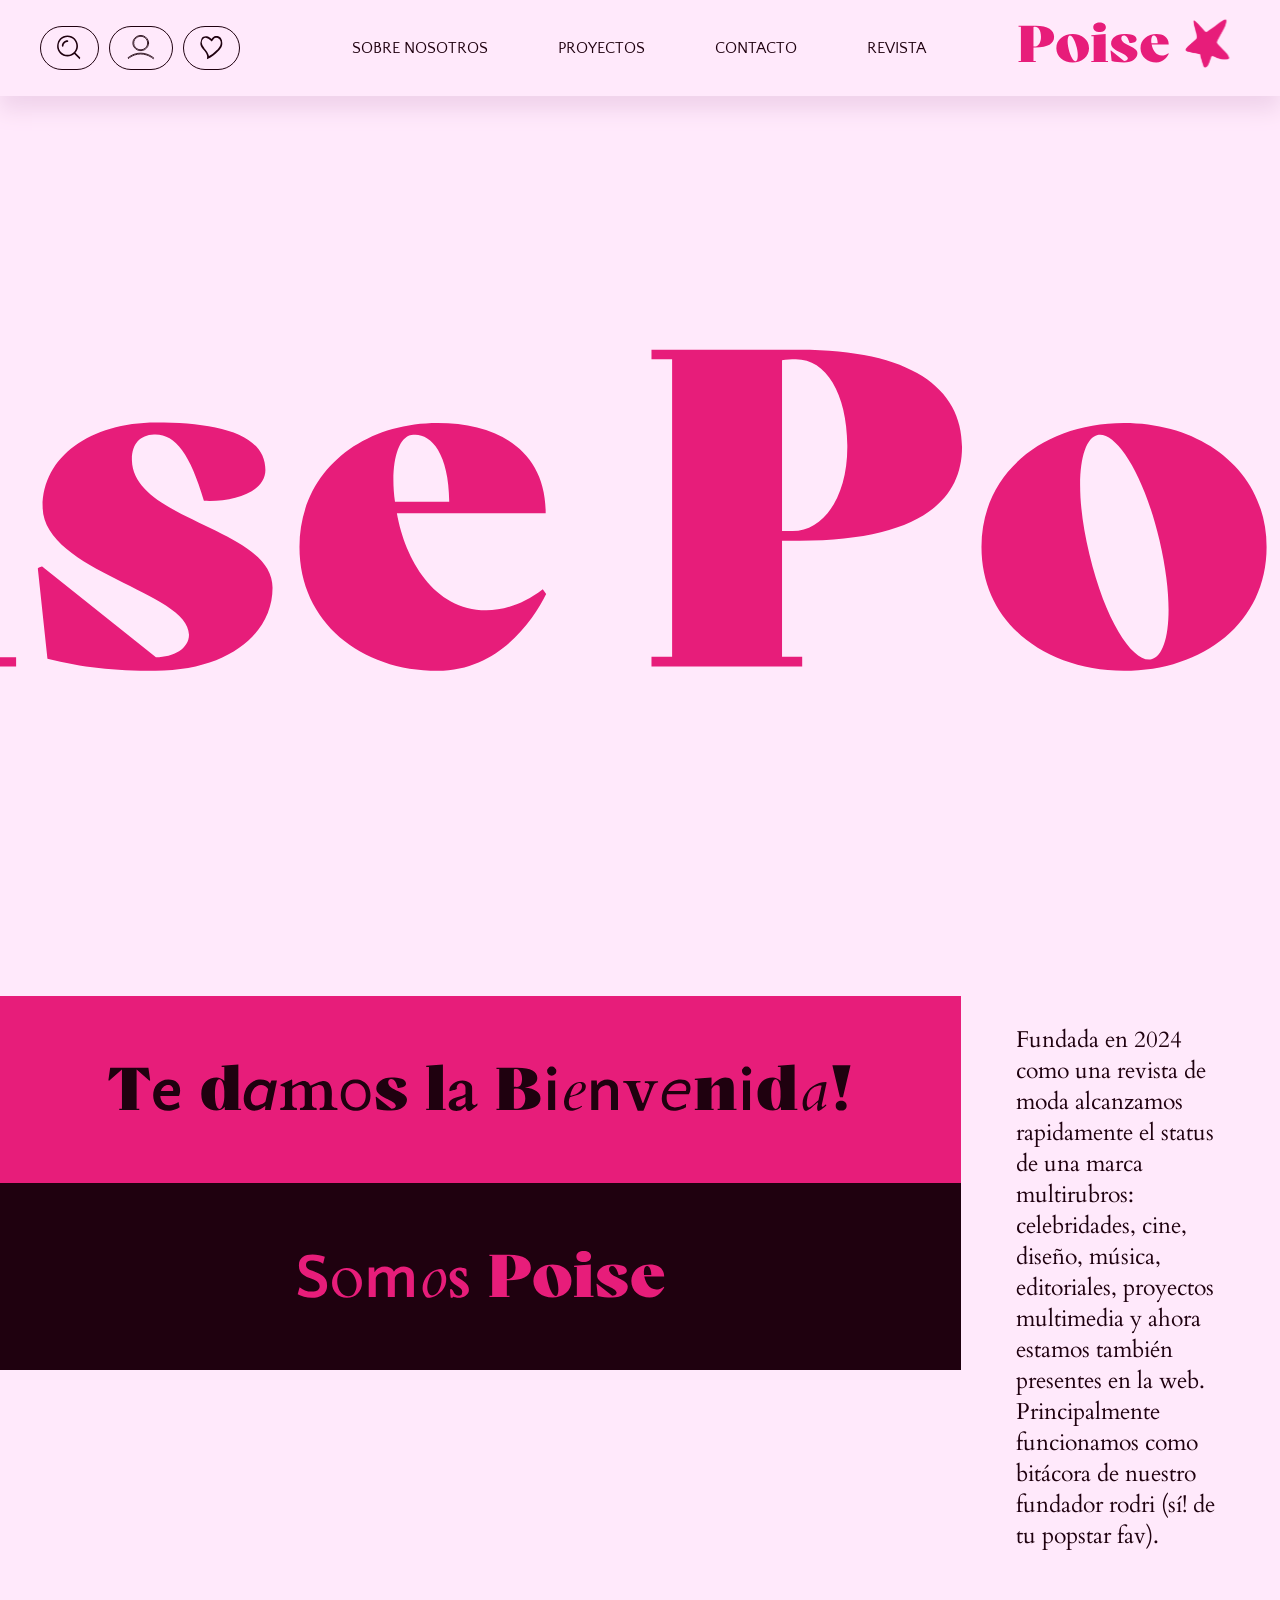
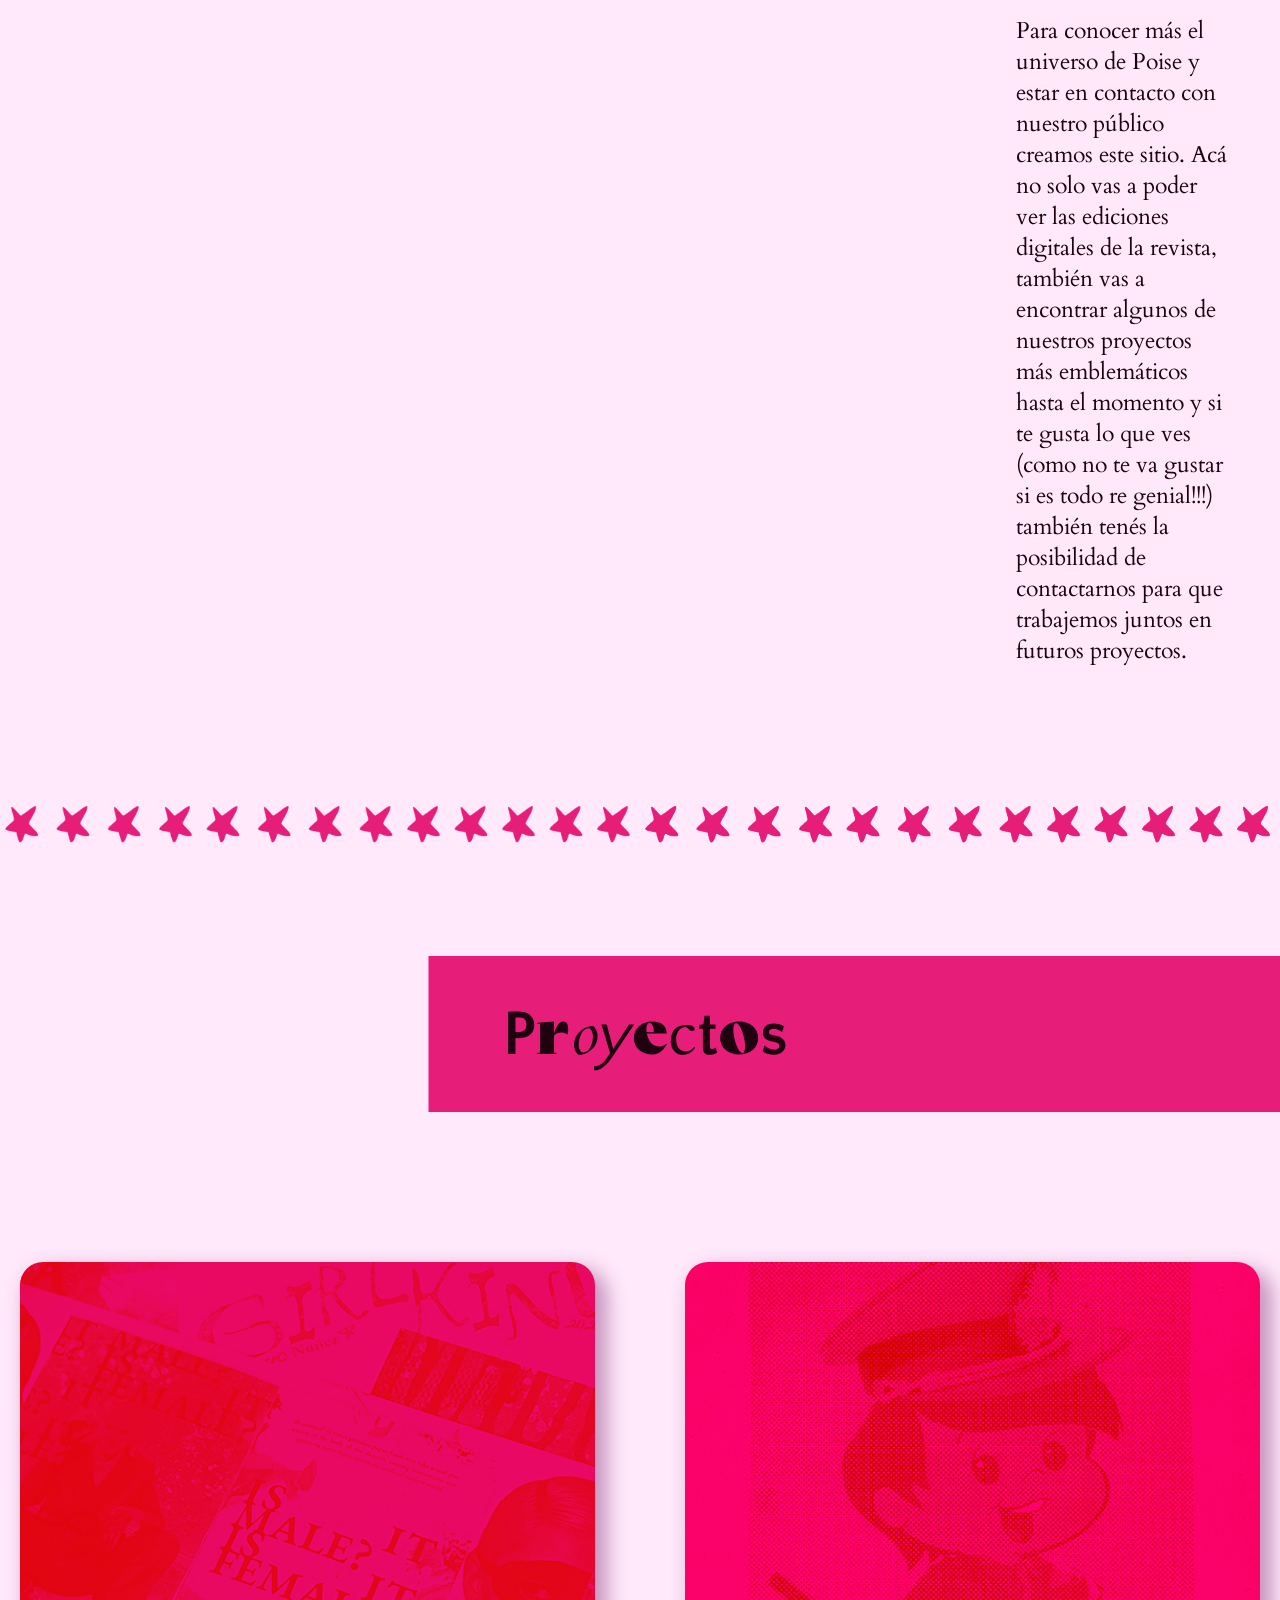
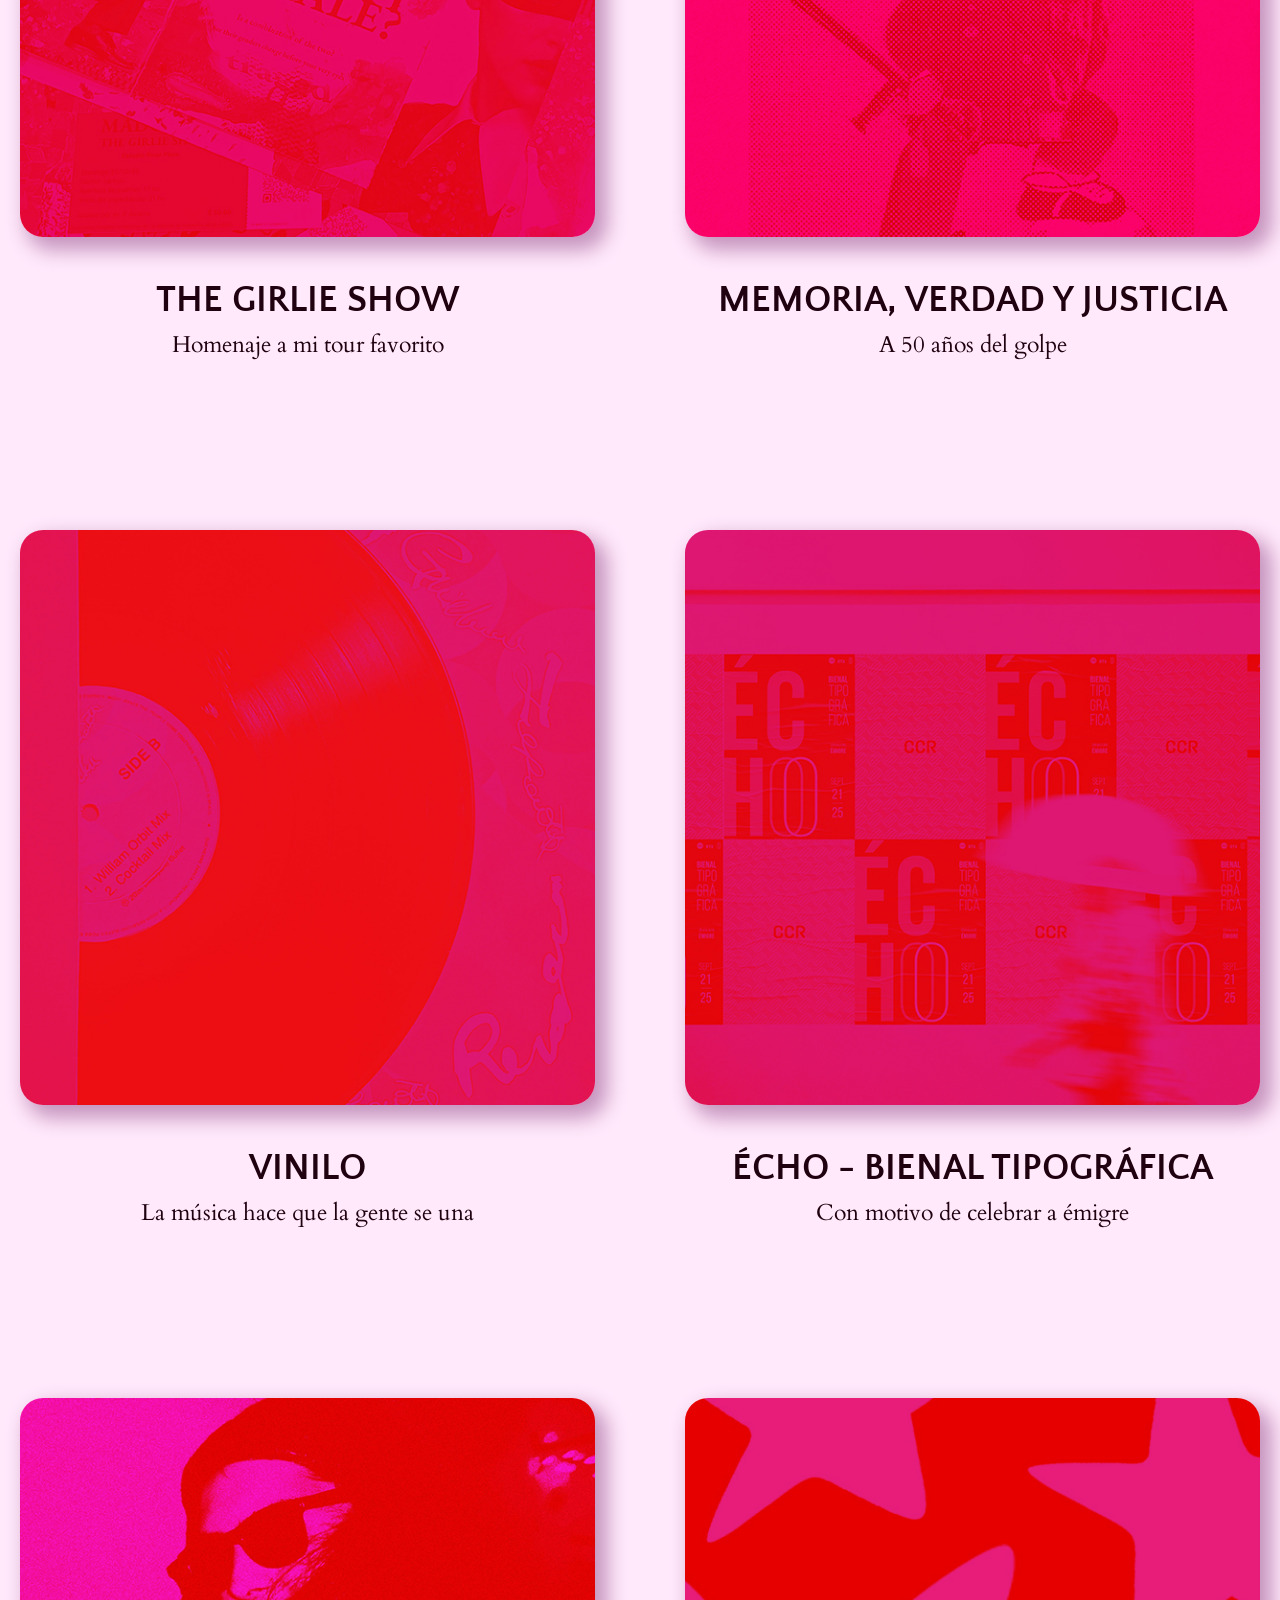
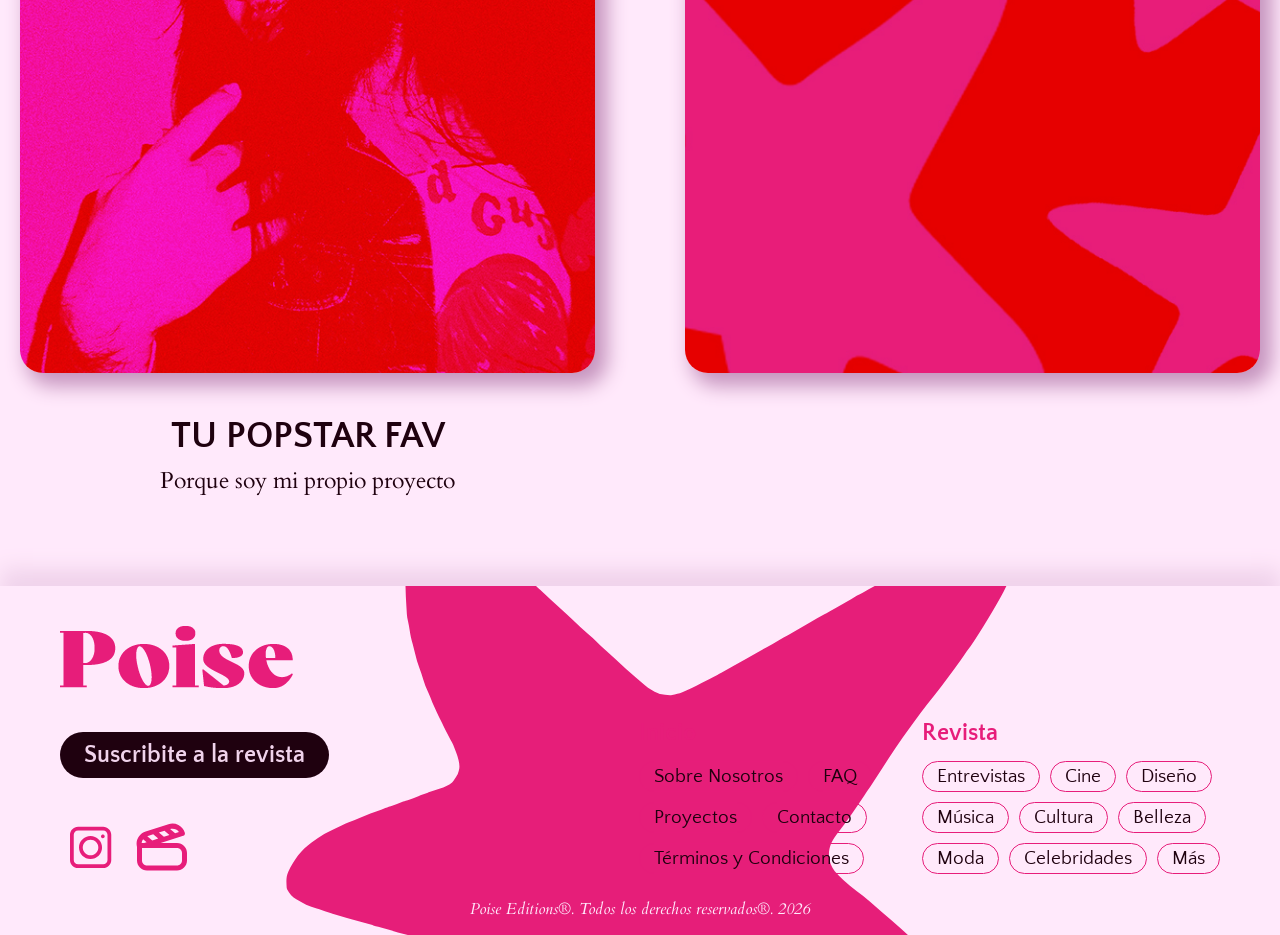
<file: index.html>
<!DOCTYPE html>
<html>

<head>
    <meta charset="UTF-8">
    <title>POISE | ONLINE MAGAZINE</title>
    <meta name="viewport" content="width=device-width, initial-scale=1.0" />
    <link rel="stylesheet" href="styles-tp1-nunez-rodrigo.css">
    <link rel="icon" type="ico" href="img/favicon.ico">
    <style>
        @import url('https://fonts.googleapis.com/css2?family=Cardo:ital,wght@0,400;0,700;1,400&family=Quattrocento+Sans:ital,wght@0,400;0,700;1,400;1,700&display=swap');
    </style>
</head>

<body>
    <header class="header">
        <nav class="nav">
            <div class="nav-izquierda">
                <img src="img/iconlupita.svg" class="header-box" alt="icono de lupa para buscar">
                <img src="img/iconuser.svg" class="header-box" alt="icono de usuario para ir al perfil">
                <img src="img/iconocorazon.svg" class="header-box" alt="icono para ir a tus favoritos">
            </div>
            <div class="nav-centro">
                <a href="sobre-nosotros.html">SOBRE NOSOTROS</a>
                <a href="galeria.html">PROYECTOS</a>
                <a href="contacto.html">CONTACTO</a>
                <a href="index.html">REVISTA</a>
            </div>
            <div class="nav-derecha">
                <a href="index.html" class="logo">
                    <img src="img/poiselogo.svg" alt="logo de poise">
                </a>
            </div>
        </nav>
    </header>

    <main>
        <div class="hero">
            <video autoplay loop muted playsinline class="hero-video">
                <source src="img/poise-index-rodri.mp4" type="video/mp4" />
            </video>
            <div class="poise-index">
                <div class="poise-index-contenedor">
                    <div class="poise-elemento">
                        <h1>Poise Poise Poise Poise Poise Poise Poise Poise Poise Poise Poise Poise Poise Poise Poise</h1>
                    </div>
                    <div class="poise-elemento">
                        <h1>Poise Poise Poise Poise Poise Poise Poise Poise Poise Poise Poise Poise Poise Poise Poise</h1>
                    </div>
                </div>
            </div>
        </div>

        <div class="seccion-bienvenida">
            <div class="bienvenida">
                <img src="img/bienvenidatexto.svg" alt="Bienvenidos a poise" width="961" height="187">
                <img src="img/poisebienvenidatexto.svg" alt="Bienvenidos a poise" width="961" height="187">
            </div>

            <!--Por algún motivo que no entiendo no me deja ponerle italica ni bold a las palabras porque se separa en una especie
            de párrafo. Intenté hacerlo con las etiquetas de SPAN y de CLASS, pero no me deja, entonces fui con la siempre comfiable
             STRONG, pero me pasa lo mismo. Es raro porque funcinó en todos los HTML menos en este-->
            <div class="parrafos-intro">
                <p>Fundada en 2024 como una revista de moda alcanzamos rapidamente el
                    status de una marca multirubros: celebridades, cine, diseño, música, editoriales, proyectos
                    multimedia y ahora estamos también presentes en la web. Principalmente funcionamos como bitácora de
                    nuestro fundador rodri (sí! de tu popstar fav).</p>

                <p>Para conocer más el universo de Poise y estar en contacto con nuestro público creamos este sitio.
                    Acá no solo vas a poder ver las ediciones digitales de la revista, también vas a encontrar algunos
                    de nuestros proyectos más emblemáticos hasta el momento y si te gusta lo que ves (como no te va
                    gustar si es todo re genial!!!) también tenés la posibilidad de contactarnos para que trabajemos
                    juntos en futuros proyectos.
                </p>
            </div>
        </div>

        <!--GUARDA ESTRELLITAS-->
        <div class="movediza-container">
            <div class="movediza-track">
                <div class="movediza-group">
                    <img src="img/estrellitas-guarda-movediza.png" alt="Guarda de estrellitas" class="movediza-item">
                    <img src="img/estrellitas-guarda-movediza.png" alt="Guarda de estrellitas" class="movediza-item">
                </div>

                <div class="movediza-group">
                    <img src="img/estrellitas-guarda-movediza.png" alt="Guarda de estrellitas" class="movediza-item">
                    <img src="img/estrellitas-guarda-movediza.png" alt="Guarda de estrellitas" class="movediza-item">
                </div>
            </div>
        </div>


        <div class="proyectos-index-tarjeton">
            <img src="img/proyectosindex.svg" alt="titulo que marca los proyectos" width="852" height="156">
        </div>

        <div class="galeria-index">
            <article class="madonna-index">
                <div class="contenedor-hover-index">
                    <img src="img/madonna-tp-cover-selec.jpg" alt="tp the girlie show efecto confessions ii" width="600"
                        height="600">
                    <img src="img/madonna-tp-cover.jpg" alt="madonna hover index" width="600" height="600"
                        class="hover-index">
                </div>
                <div class="titulo-sub-galeria-index">
                    <h2 class="titulo-proyecto-index">THE GIRLIE SHOW</h2>
                    <p class="descripcion-index">Homenaje a mi tour favorito</p>
                </div>
            </article>

            <article class="memoria-index">
                <div class="contenedor-hover-index">
                    <img src="img/memoria-tp-cover_selec.jpg" alt="gauchito milico mundial 78 efecto confessions ii"
                        width="600" height="600">
                    <img src="img/memoria-tp-cover.jpg" alt="gauchito hover index" width="600" height="600"
                        class="hover-index">
                </div>
                <div class="titulo-sub-galeria-index">
                    <h2 class="titulo-proyecto-index">MEMORIA, VERDAD Y JUSTICIA</h2>
                    <p class="descripcion-index">A 50 años del golpe</p>
                </div>
            </article>

            <article class="vinilo-index">
                <div class="contenedor-hover-index">
                    <img src="img/vinilo-tp-cover-selec.jpg"
                        alt="vinilo de revancha por guilherme zapata efecto confessions ii" width="600" height="600">
                    <img src="img/vinilo-tp-cover.jpg" alt="vinilo hover index" width="600" height="600"
                        class="hover-index">
                </div>
                <div class="titulo-sub-galeria-index">
                    <h2 class="titulo-proyecto-index">VINILO</h2>
                    <p class="descripcion-index">La música hace que la gente se una</p>
                </div>
            </article>

            <article class="echo-index">
                <div class="contenedor-hover-index">
                    <img src="img/echo-tp-cover-selec.jpg" alt="écho bienal tipográfica efecto confessions ii"
                        width="600" height="600">
                    <img src="img/echo-tp-cover.jpg" alt="écho hover index" width="600" height="600"
                        class="hover-index">
                </div>
                <div class="titulo-sub-galeria-index">
                    <h2 class="titulo-proyecto-index">ÉCHO - BIENAL TIPOGRÁFICA</h2>
                    <p class="descripcion-index">Con motivo de celebrar a émigre</p>
                </div>
            </article>

            <article class="popstar-index">
                <div class="contenedor-hover-index">
                    <img src="img/cover-index-select.jpg" alt="yo con efecto confessions ii" width="600" height="600">
                    <img src="img/cover-index.jpg" alt="yo hover index" width="600" height="600" class="hover-index">
                </div>
                <div class="titulo-sub-galeria-index">
                    <h2 class="titulo-proyecto-index">TU POPSTAR FAV</h2>
                    <p class="descripcion-index">Porque soy mi propio proyecto</p>
                </div>
            </article>

            <article class="ver-mas-index">
                <a href="galeria.html">
                    <div class="contenedor-hover-index">
                        <img src="img/ver-mas-cover.jpg" alt="ver más efecto confessions ii" width="600" height="600">
                        <img src="img/ver-mas-seleccion.jpg" alt="ver más hover index" width="600" height="600"
                            class="hover-index">
                    </div>
                </a>
            </article>
        </div>
    </main>

    <!--SUPER FOOTER-->
    <footer>
        <div class="footer-poise">
            <section class="izquierda-footer">
                <a href="index.html"> <img src="img/poise-logo-footer.png" alt="logo poise footer">
                </a>
                <a href="#" class="sus-footer">
                    <span class="sus-hover"></span>
                    <h4>Suscribite a la revista</h4>
                </a>
                <div class="redes-footer">
                    <a href="https://www.instagram.com/fleursjaunes_?utm_source=ig_web_button_share_sheet&srtk=ZDNlZDc0MzIxNw=="
                        target="_blank">
                        <img src="img/instagramicono.svg" alt="link a instagram">
                    </a>
                    <a href="https://letterboxd.com/rodriratesitall/" target="_blank">
                        <img src="img/letterboxicon.svg" alt="link a letterboxd">
                    </a>
                </div>
            </section>
            <section class="derecha-footer">
                <div class="columna-footer">
                    <h4>Inicio</h4>
                    <div class="grupo-pastis">
                        <div class="fila-pastis">
                            <a href="sobre-nosotros.html" class="pasti-hover">
                                <h5>Sobre Nosotros</h5>
                            </a>
                            <a href="#" class="pasti-hover">
                                <h5>FAQ</h5>
                            </a>
                        </div>
                        <div class="fila-pastis">
                            <a href="galeria.html" class="pasti-hover">
                                <h5>Proyectos</h5>
                            </a>
                            <a href="contacto.html" class="pasti-hover">
                                <h5>Contacto</h5>
                            </a>
                        </div>
                        <div class="fila-pastis">
                            <a href="#" class="pasti-hover">
                                <h5>Términos y Condiciones</h5>
                            </a>
                        </div>
                    </div>
                </div>
                <div class="columna-footer">
                    <h4>Revista</h4>
                    <div class="grupo-pastis">
                        <div class="fila-pastis">
                            <a href="#" class="pasti-hover">
                                <h5>Entrevistas</h5>
                            </a>
                            <a href="#" class="pasti-hover">
                                <h5>Cine</h5>
                            </a>
                            <a href="galeria.html" class="pasti-hover">
                                <h5>Diseño</h5>
                            </a>
                        </div>
                        <div class="fila-pastis">
                            <a href="https://drive.google.com/file/d/15S6HnqpdoPVItI-ytKzzXhFLtpfHKPLv/view?usp=drive_link"
                                target="_blank" class="pasti-hover">
                                <h5>Música</h5>
                            </a>
                            <a href="#" class="pasti-hover">
                                <h5>Cultura</h5>
                            </a>
                            <a href="#" class="pasti-hover">
                                <h5>Belleza</h5>
                            </a>
                        </div>
                        <div class="fila-pastis">
                            <a href="#" class="pasti-hover">
                                <h5>Moda</h5>
                            </a>
                            <a href="#" class="pasti-hover">
                                <h5>Celebridades</h5>
                            </a>
                            <a href="#" class="pasti-hover">
                                <h5>Más</h5>
                            </a>
                        </div>
                    </div>
                </div>
            </section>
        </div>
        <p class="copyright-footer">Poise Editions®. Todos los derechos reservados®. 2026</p>
    </footer>
</body>

</html>
</file>
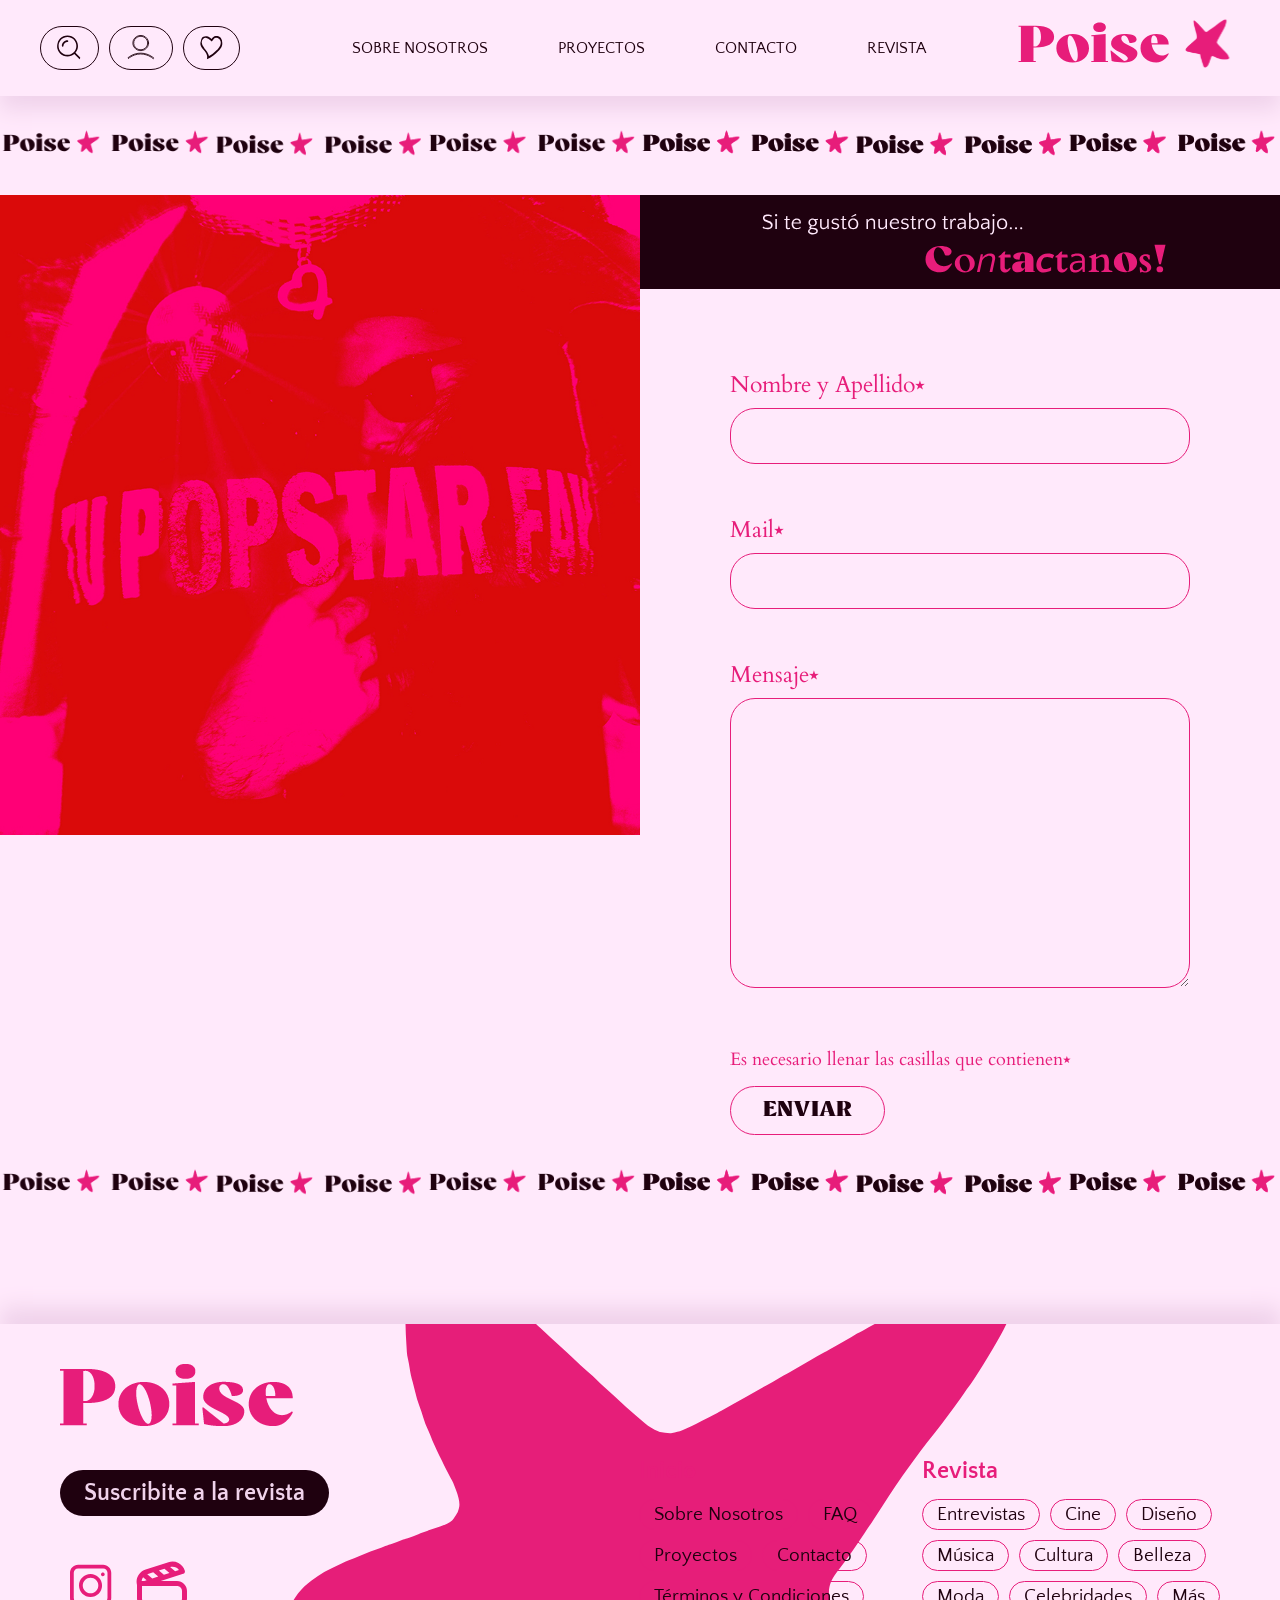
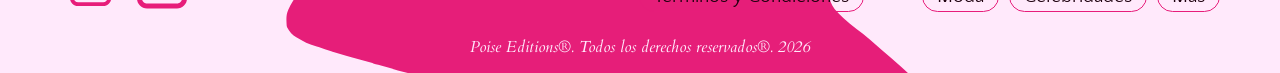
<file: contacto.html>
<!DOCTYPE html>
<html>

<head>
    <meta charset="UTF-8">
    <title>POISE | CONTACTO</title>
    <meta name="viewport" content="width=device-width, initial-scale=1.0" />
    <link rel="stylesheet" href="styles-tp1-nunez-rodrigo.css">
    <link rel="icon" type="ico" href="img/favicon.ico">
    <style>
        @import url('https://fonts.googleapis.com/css2?family=Cardo:ital,wght@0,400;0,700;1,400&family=Quattrocento+Sans:ital,wght@0,400;0,700;1,400;1,700&display=swap');
    </style>
</head>

<body>
    <header class="header">
        <nav class="nav">
            <div class="nav-izquierda">
                <img src="img/iconlupita.svg" class="header-box" alt="icono de lupa para buscar">
                <img src="img/iconuser.svg" class="header-box" alt="icono de usuario para ir al perfil">
                <img src="img/iconocorazon.svg" class="header-box" alt="icono para ir a tus favoritos">
            </div>
            <div class="nav-centro">
                <a href="sobre-nosotros.html">SOBRE NOSOTROS</a>
                <a href="galeria.html">PROYECTOS</a>
                <a href="contacto.html">CONTACTO</a>
                <a href="index.html">REVISTA</a>
            </div>
            <div class="nav-derecha">
                <a href="index.html" class="logo">
                    <img src="img/poiselogo.svg" alt="logo de poise">
                </a>
            </div>
        </nav>
    </header>


    <!--GUARDA POISE-->
    <div class="movediza-container">
        <div class="movediza-track">
            <div class="movediza-group">
                <img src="img/poise-guarda-movediza.png" alt="Guarda de logo poise" class="movediza-item">
                <img src="img/poise-guarda-movediza.png" alt="Guarda de logo poise" class="movediza-item">
            </div>

            <div class="movediza-group">
                <img src="img/poise-guarda-movediza.png" alt="Guarda de logo poise" class="movediza-item">
                <img src="img/poise-guarda-movediza.png" alt="Guarda de logo poise" class="movediza-item">
            </div>
        </div>
    </div>

    <!--CONTACTO-->
    <section class="contacto">
        <div class="contacto-foto">
            <img src="img/contacto-tu-popstar-fav-2.jpg" alt="portada contacto yo" class="contacto-popstar" width="900"
                height="900">
        </div>
        <div class="contacto-derecha">
            <img src="img/contactanos.svg" alt="Contactanos!" class="contacto-mixta" width="1025" height="200">
            <!--Yo sé que me habías dicho que los puntos suspensivos están mal vistos y los saqué, pero después pensé 
            "yo también estoy mal visto y acá estoy" así que se los puse de nuevo-->

            <!--Me puse a investigar un poquito para hacer un formulario real y funcionó! Seguro hay muchas alternativas
            pero por el momento esta está bien-->
            <form action="https://formspree.io/f/mzeevbgz" method="POST" class="formulario-contacto">
                <div class="item">
                    <label>Nombre y Apellido⭑</label>
                    <input type="text" name="nombre" required>
                </div>

                <div class="item">
                    <label>Mail⭑</label>
                    <input type="email" name="mail" required>
                </div>

                <div class="item">
                    <label>Mensaje⭑</label>
                    <textarea name="mensaje" rows="10" required></textarea>
                </div>
                <div class="form-footer">
                    <span class="aclaracion">Es necesario llenar las casillas que contienen⭑</span>
                    <button type="submit" class="boton-enviar">ENVIAR</button>
                </div>
            </form>
        </div>
    </section>



    <!--GUARDA POISE (sí, de nuevo <3)-->
    <div class="movediza-container">
        <div class="movediza-track">
            <div class="movediza-group">
                <img src="img/poise-guarda-movediza.png" alt="Guarda de logo poise" class="movediza-item">
                <img src="img/poise-guarda-movediza.png" alt="Guarda de logo poise" class="movediza-item">
            </div>

            <div class="movediza-group">
                <img src="img/poise-guarda-movediza.png" alt="Guarda de logo poise" class="movediza-item">
                <img src="img/poise-guarda-movediza.png" alt="Guarda de logo poise" class="movediza-item">
            </div>
        </div>
    </div>


    <!--SUPER FOOTER-->
    <footer>
        <div class="footer-poise">
            <section class="izquierda-footer">
                <a href="index.html"> <img src="img/poise-logo-footer.png" alt="logo poise footer">
                </a>
                <a href="#" class="sus-footer">
                    <span class="sus-hover"></span>
                    <h4>Suscribite a la revista</h4>
                </a>
                <div class="redes-footer">
                    <a href="https://www.instagram.com/fleursjaunes_?utm_source=ig_web_button_share_sheet&srtk=ZDNlZDc0MzIxNw=="
                        target="_blank">
                        <img src="img/instagramicono.svg" alt="link a instagram">
                    </a>
                    <a href="https://letterboxd.com/rodriratesitall/" target="_blank">
                        <img src="img/letterboxicon.svg" alt="link a letterboxd">
                    </a>
                </div>
            </section>
            <section class="derecha-footer">
                <div class="columna-footer">
                    <h4>Inicio</h4>
                    <div class="grupo-pastis">
                        <div class="fila-pastis">
                            <a href="sobre-nosotros.html" class="pasti-hover">
                                <h5>Sobre Nosotros</h5>
                            </a>
                            <a href="#" class="pasti-hover">
                                <h5>FAQ</h5>
                            </a>
                        </div>
                        <div class="fila-pastis">
                            <a href="galeria.html" class="pasti-hover">
                                <h5>Proyectos</h5>
                            </a>
                            <a href="contacto.html" class="pasti-hover">
                                <h5>Contacto</h5>
                            </a>
                        </div>
                        <div class="fila-pastis">
                            <a href="#" class="pasti-hover">
                                <h5>Términos y Condiciones</h5>
                            </a>
                        </div>
                    </div>
                </div>
                <div class="columna-footer">
                    <h4>Revista</h4>
                    <div class="grupo-pastis">
                        <div class="fila-pastis">
                            <a href="#" class="pasti-hover">
                                <h5>Entrevistas</h5>
                            </a>
                            <a href="#" class="pasti-hover">
                                <h5>Cine</h5>
                            </a>
                            <a href="galeria.html" class="pasti-hover">
                                <h5>Diseño</h5>
                            </a>
                        </div>
                        <div class="fila-pastis">
                             <a href="https://drive.google.com/file/d/15S6HnqpdoPVItI-ytKzzXhFLtpfHKPLv/view?usp=drive_link"
                                target="_blank" class="pasti-hover">
                                <h5>Música</h5>
                            </a>
                            <a href="#" class="pasti-hover">
                                <h5>Cultura</h5>
                            </a>
                            <a href="#" class="pasti-hover">
                                <h5>Belleza</h5>
                            </a>
                        </div>
                        <div class="fila-pastis">
                            <a href="#" class="pasti-hover">
                                <h5>Moda</h5>
                            </a>
                            <a href="#" class="pasti-hover">
                                <h5>Celebridades</h5>
                            </a>
                            <a href="#" class="pasti-hover">
                                <h5>Más</h5>
                            </a>
                        </div>
                    </div>
                </div>
            </section>
        </div>
        <p class="copyright-footer">Poise Editions®. Todos los derechos reservados®. 2026</p>
    </footer>
</body>

</html>
</file>
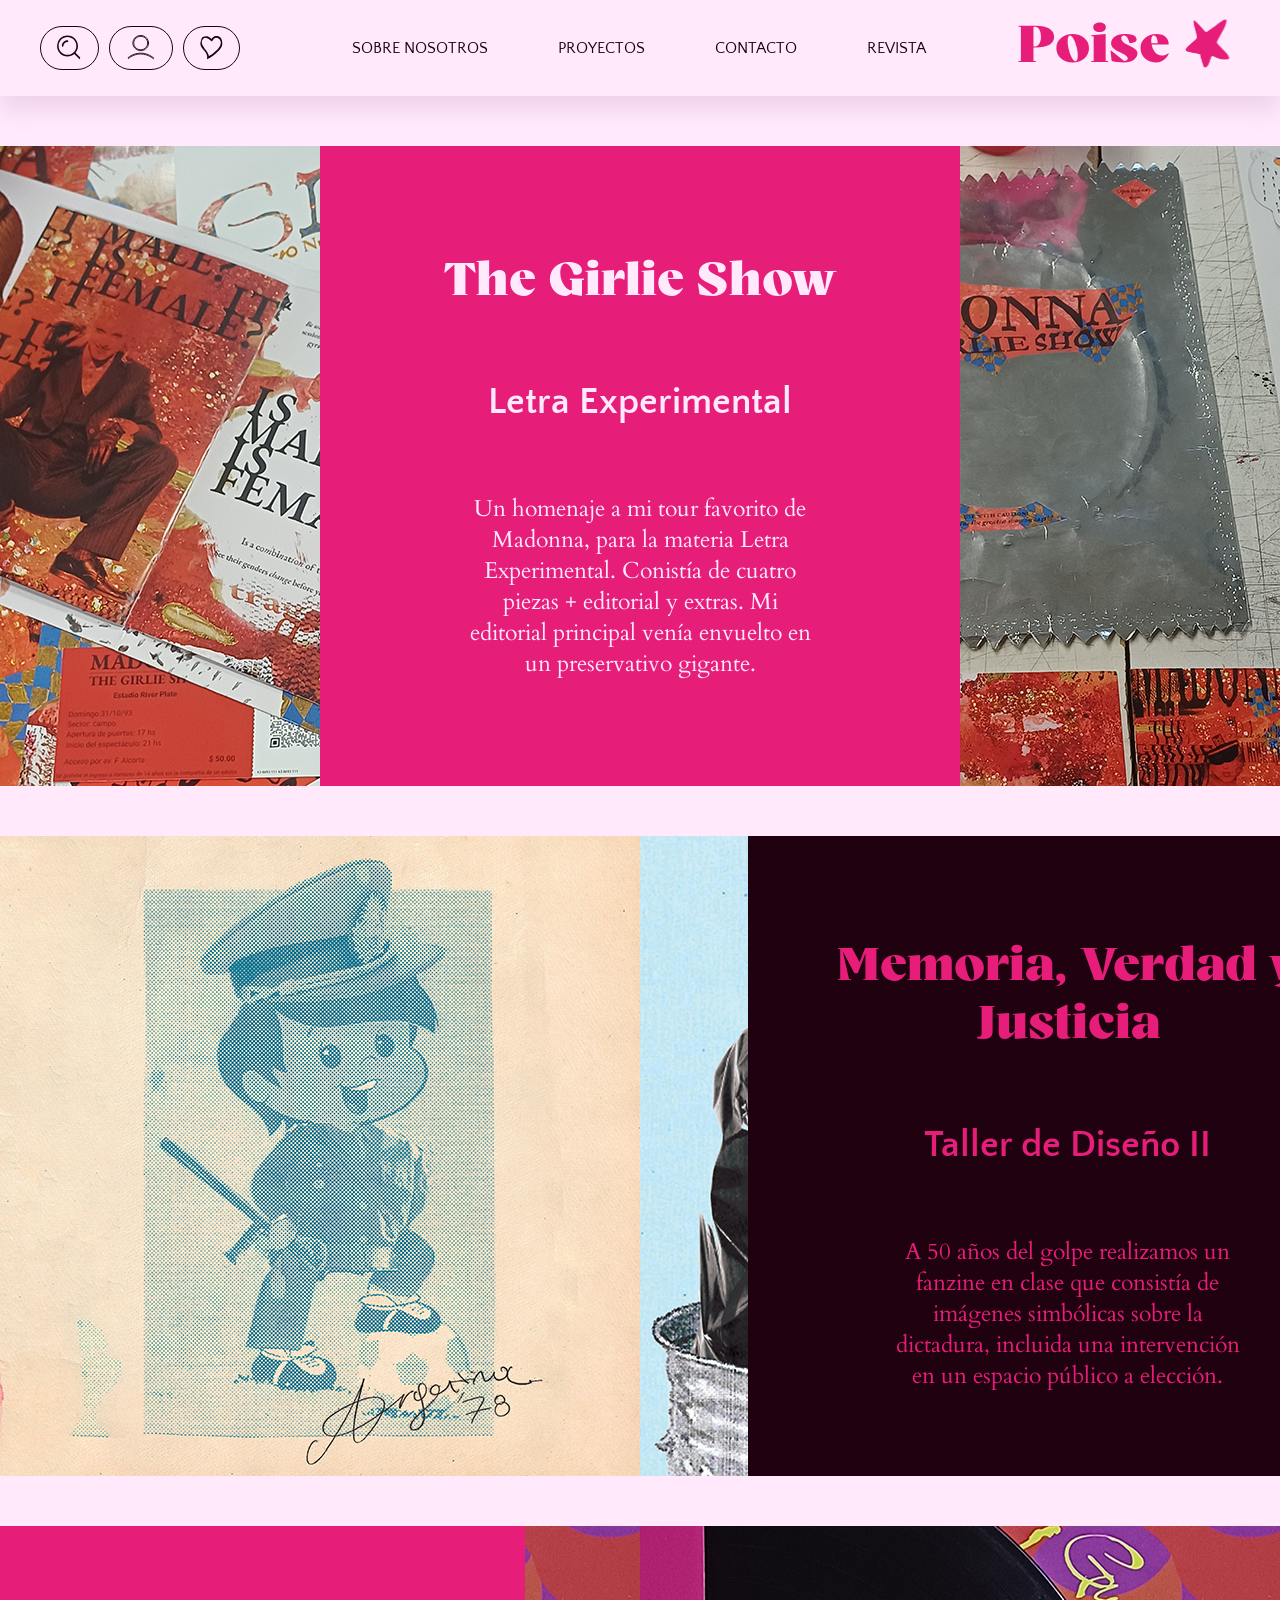
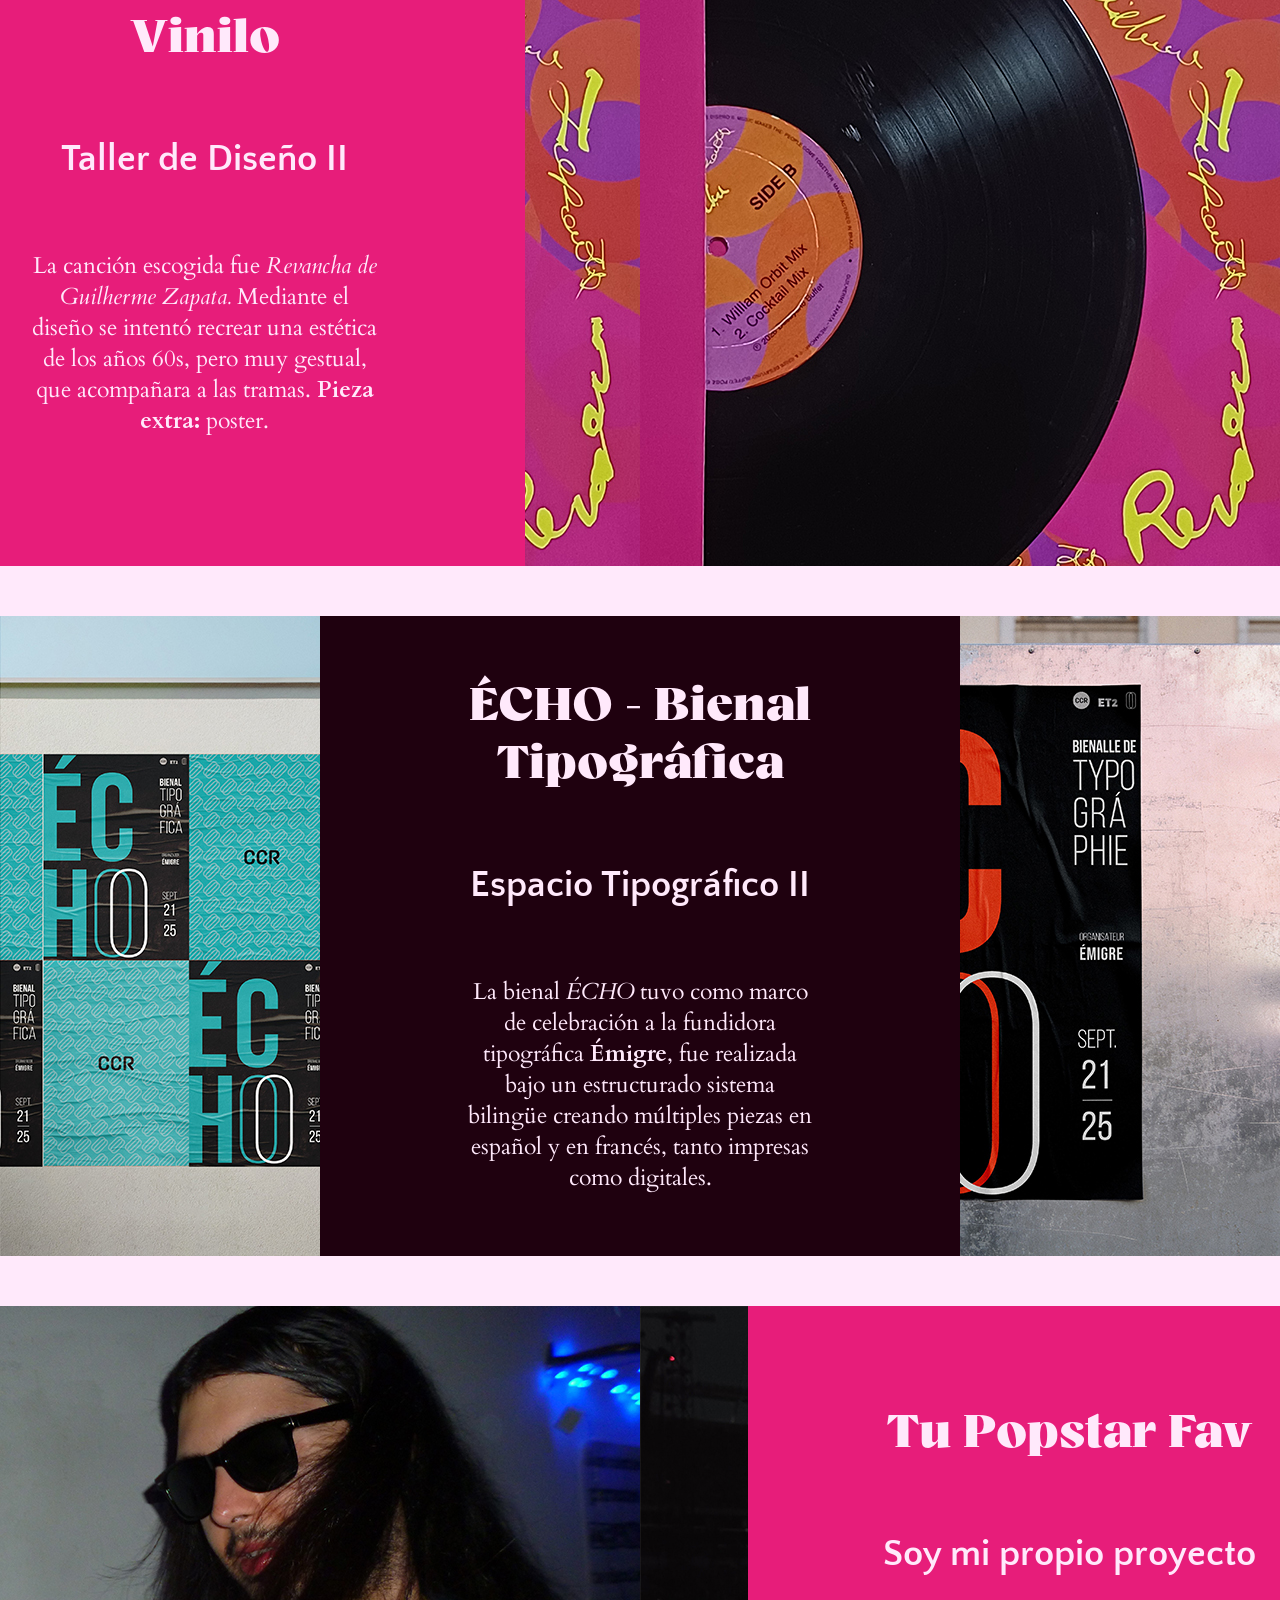
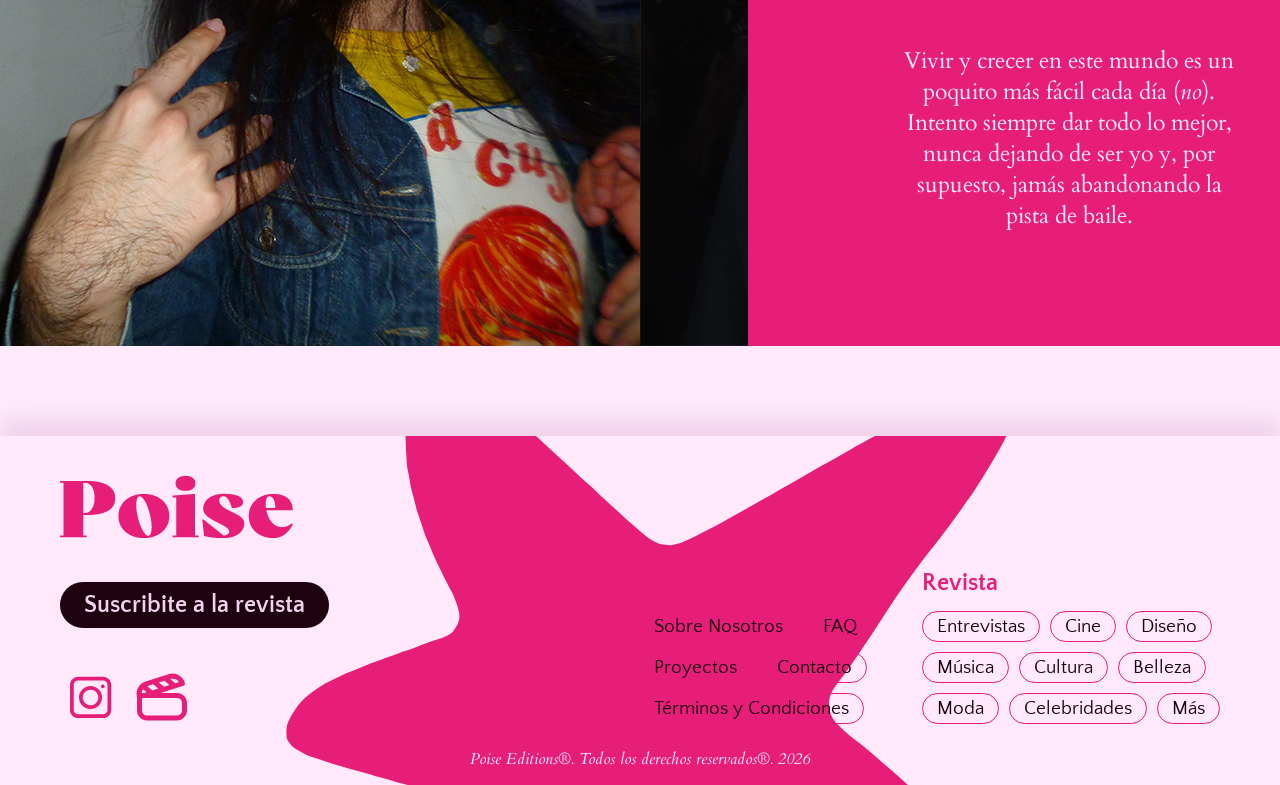
<file: galeria.html>
<!DOCTYPE html>
<html>

<head>
    <meta charset="UTF-8">
    <title>POISE | PROYECTOS</title>
    <meta name="viewport" content="width=device-width, initial-scale=1.0" />
    <link rel="stylesheet" href="styles-tp1-nunez-rodrigo.css">
    <link rel="icon" type="ico" href="img/favicon.ico">
    <style>
        @import url('https://fonts.googleapis.com/css2?family=Cardo:ital,wght@0,400;0,700;1,400&family=Quattrocento+Sans:ital,wght@0,400;0,700;1,400;1,700&display=swap');
    </style>
</head>

<!--"PROYECTOS" EN POISE ES EL HTML DE GALERÍA, LE PUSE ASÍ PORQUE USTEDES NOS PIDEN UNA GALERÍA OBLIGATORIA, PERO
EN LAS PÁGINAS DE REVISTAS DE MODA O LUGARES DE DISEÑO NO SUELE EXISTIR "GALERÍA" COMO TAL-->

<body>
    <header class="header">
        <nav class="nav">
            <div class="nav-izquierda">
                <img src="img/iconlupita.svg" class="header-box" alt="icono de lupa para buscar">
                <img src="img/iconuser.svg" class="header-box" alt="icono de usuario para ir al perfil">
                <img src="img/iconocorazon.svg" class="header-box" alt="icono para ir a tus favoritos">
            </div>
            <div class="nav-centro">
                <a href="sobre-nosotros.html">SOBRE NOSOTROS</a>
                <a href="galeria.html">PROYECTOS</a>
                <a href="contacto.html">CONTACTO</a>
                <a href="index.html">REVISTA</a>
            </div>
            <div class="nav-derecha">
                <a href="index.html" class="logo">
                    <img src="img/poiselogo.svg" alt="logo de poise">
                </a>
            </div>
        </nav>
    </header>


    <section class="carrusel">
        <div class="tarjeton-girlie">
            <article class="info-girlie">
                <h3>The Girlie Show</h3>
                <h2>Letra Experimental</h2>
                <p>Un homenaje a mi tour favorito de Madonna, para la materia Letra Experimental. Conistía de cuatro
                    piezas
                    + editorial y extras. Mi editorial principal venía envuelto en un preservativo gigante.</p>
            </article>
        </div>
        <div class="carrusel-contenido">
            <img src="img/madonna-tp-cover.jpg" alt="madonna cover" width="640" height="640"><img
                src="img/madonna-tp-01.jpg" alt="madonna 01" width="640" height="640"><img src="img/madonna-tp-02.jpg"
                alt="madonna 02" width="640" height="640"><img src="img/madonna-tp-03.jpg" alt="madonna 03" width="640"
                height="640"><img src="img/madonna-tp-04.jpg" alt="madonna 04" width="640" height="640">
        </div>
    </section>

    <section class="carrusel">
        <div class="tarjeton-memoria">
            <article class="info-memoria">
                <h3>Memoria, Verdad y Justicia</h3>
                <h2>Taller de Diseño II</h2>
                <p>A 50 años del golpe realizamos un fanzine en clase que consistía de imágenes simbólicas sobre la
                    dictadura, incluida una intervención en un espacio público a elección. </p>
            </article>
        </div>
        <div class="carrusel-contenido">
            <img src="img/memoria-tp-01.jpg" alt="memoria 01" width="640" height="640"><img src="img/memoria-tp-02.jpg"
                alt="memoria 02" width="640" height="640"><img src="img/memoria-tp-03.jpg" alt="memoria 03" width="640"
                height="640"><img src="img/memoria-tp-04.jpg" alt="memoria 04" width="640" height="640"><img
                src="img/memoria-t-p-05.jpg" alt="memoria 05" width="640" height="640"><img src="img/memoria-t-p-05.jpg"
                alt="memoria 05 repetida para que se vea todo en el carrusel" width="640" height="640">
        </div>
    </section>

    <section class="carrusel">
        <div class="tarjeton-vinilo">
            <article class="info-vinilo">
                <h3>Vinilo</h3>
                <h2>Taller de Diseño II</h2>
                <p>La canción escogida fue <em>Revancha de Guilherme Zapata.</em> Mediante el diseño se intentó recrear
                    una estética de los años 60s, pero muy gestual, que acompañara a las tramas. <strong>Pieza
                        extra:</strong> poster.</p>
            </article>
        </div>
        <div class="carrusel-contenido">
            <img src="img/vinilo-tp-cover.jpg" alt="vinilo copia para que funcione el efecto del carru" width="640"
                height="640"><img src="img/vinilo-tp-cover.jpg" alt="vinilo 01" width="640" height="640"><img
                src="img/vinilo_tp_02.jpg" alt="vinilo 02" width="640" height="640"><img src="img/vinilo_tp_03.jpg"
                alt="vinilo 03" width="640" height="640"><img src="img/vinilo_tp_04.jpg" alt="vinilo 04" width="640" heigth="640">
        </div>
    </section>

    <section class="carrusel">
        <div class="tarjeton-echo">
            <article class="info-echo">
                <h3>ÉCHO - Bienal Tipográfica </h3>
                <h2>Espacio Tipográfico II</h2>
                <p>La bienal <em>ÉCHO</em> tuvo como marco de celebración a la fundidora tipográfica
                    <strong>Émigre</strong>, fue realizada bajo
                    un estructurado sistema bilingüe creando múltiples piezas en español y en francés, tanto impresas
                    como digitales.
                </p>
            </article>
        </div>
        <div class="carrusel-contenido">
            <img src="img/echo-tp-cover.jpg" alt="mockup echo 01" width="640" height="640"><img src="img/echo-tp-02.jpg"
                alt="echo 02" width="640" height="640"><img src="img/echo-tp-03.jpg" alt="echo 03" width="640"
                height="640"><img src="img/echo-tp-04.jpg" alt="echo 04" width="640" height="640"><img
                src="img/echo-tp-05.jpg" alt="echo 05" width="640" <img src="img/echo-tp-06.jpg" alt="echo 06"
                width="640" height="640"><img src="img/echo-tp-07.jpg" alt="echo 07" width="640" height="640">
        </div>
    </section>

    <section class="carrusel">
        <div class="tarjeton-popstar">
            <article class="info-popstar">
                <h3>Tu Popstar Fav </h3>
                <h2>Soy mi propio proyecto</h2>
                <p>Vivir y crecer en este mundo es un poquito más fácil cada día (<em>no</em>). Intento siempre dar todo
                    lo
                    mejor, nunca dejando de ser yo y, por supuesto, jamás abandonando la pista de baile.
                </p>
            </article>
        </div>
        <div class="carrusel-contenido">
            <img src="img/cover-index.jpg" alt="popstar cover" width="640" height="640"><img src="img/popstar-01.jpg"
                alt="popstar 01" width="640" height="640"><img src="img/popstar-02.jpg" alt="popstar 02" width="640"
                height="640"><img src="img/popstar-03.jpg" alt="popstar 03" width="640" height="640"><img
                src="img/popstar-04.jpg" alt="popstar 04" width="640"> <img src="img/popstar-05.jpg" alt="popstar 05"
                width="640" height="640"><img src="img/popstar-05.jpg"
                alt="popstar 05 repetida para que se vea bien el carru" width="640" height="640">
        </div>
    </section>

    <!--SUPER FOOTER-->
    <footer>
        <div class="footer-poise">
            <section class="izquierda-footer">
                <a href="index.html"> <img src="img/poise-logo-footer.png" alt="logo poise footer">
                </a>
                <a href="#" class="sus-footer">
                    <span class="sus-hover"></span>
                    <h4>Suscribite a la revista</h4>
                </a>
                <div class="redes-footer">
                    <a href="https://www.instagram.com/fleursjaunes_?utm_source=ig_web_button_share_sheet&srtk=ZDNlZDc0MzIxNw=="
                        target="_blank">
                        <img src="img/instagramicono.svg" alt="link a instagram">
                    </a>
                    <a href="https://letterboxd.com/rodriratesitall/" target="_blank">
                        <img src="img/letterboxicon.svg" alt="link a letterboxd">
                    </a>
                </div>
            </section>
            <section class="derecha-footer">
                <div class="columna-footer">
                    <h4>Inicio</h4>
                    <div class="grupo-pastis">
                        <div class="fila-pastis">
                            <a href="sobre-nosotros.html" class="pasti-hover">
                                <h5>Sobre Nosotros</h5>
                            </a>
                            <a href="#" class="pasti-hover">
                                <h5>FAQ</h5>
                            </a>
                        </div>
                        <div class="fila-pastis">
                            <a href="galeria.html" class="pasti-hover">
                                <h5>Proyectos</h5>
                            </a>
                            <a href="contacto.html" class="pasti-hover">
                                <h5>Contacto</h5>
                            </a>
                        </div>
                        <div class="fila-pastis">
                            <a href="#" class="pasti-hover">
                                <h5>Términos y Condiciones</h5>
                            </a>
                        </div>
                    </div>
                </div>
                <div class="columna-footer">
                    <h4>Revista</h4>
                    <div class="grupo-pastis">
                        <div class="fila-pastis">
                            <a href="#" class="pasti-hover">
                                <h5>Entrevistas</h5>
                            </a>
                            <a href="#" class="pasti-hover">
                                <h5>Cine</h5>
                            </a>
                            <a href="galeria.html" class="pasti-hover">
                                <h5>Diseño</h5>
                            </a>
                        </div>
                        <div class="fila-pastis">
                            <a href="https://drive.google.com/file/d/15S6HnqpdoPVItI-ytKzzXhFLtpfHKPLv/view?usp=drive_link"
                                target="_blank" class="pasti-hover">
                                <h5>Música</h5>
                            </a>
                            <a href="#" class="pasti-hover">
                                <h5>Cultura</h5>
                            </a>
                            <a href="#" class="pasti-hover">
                                <h5>Belleza</h5>
                            </a>
                        </div>
                        <div class="fila-pastis">
                            <a href="#" class="pasti-hover">
                                <h5>Moda</h5>
                            </a>
                            <a href="#" class="pasti-hover">
                                <h5>Celebridades</h5>
                            </a>
                            <a href="#" class="pasti-hover">
                                <h5>Más</h5>
                            </a>
                        </div>
                    </div>
                </div>
            </section>
        </div>
        <p class="copyright-footer">Poise Editions®. Todos los derechos reservados®. 2026</p>
    </footer>
    </header>
    <script src="script.js"></script>
</body>
</body>

</html>
</file>
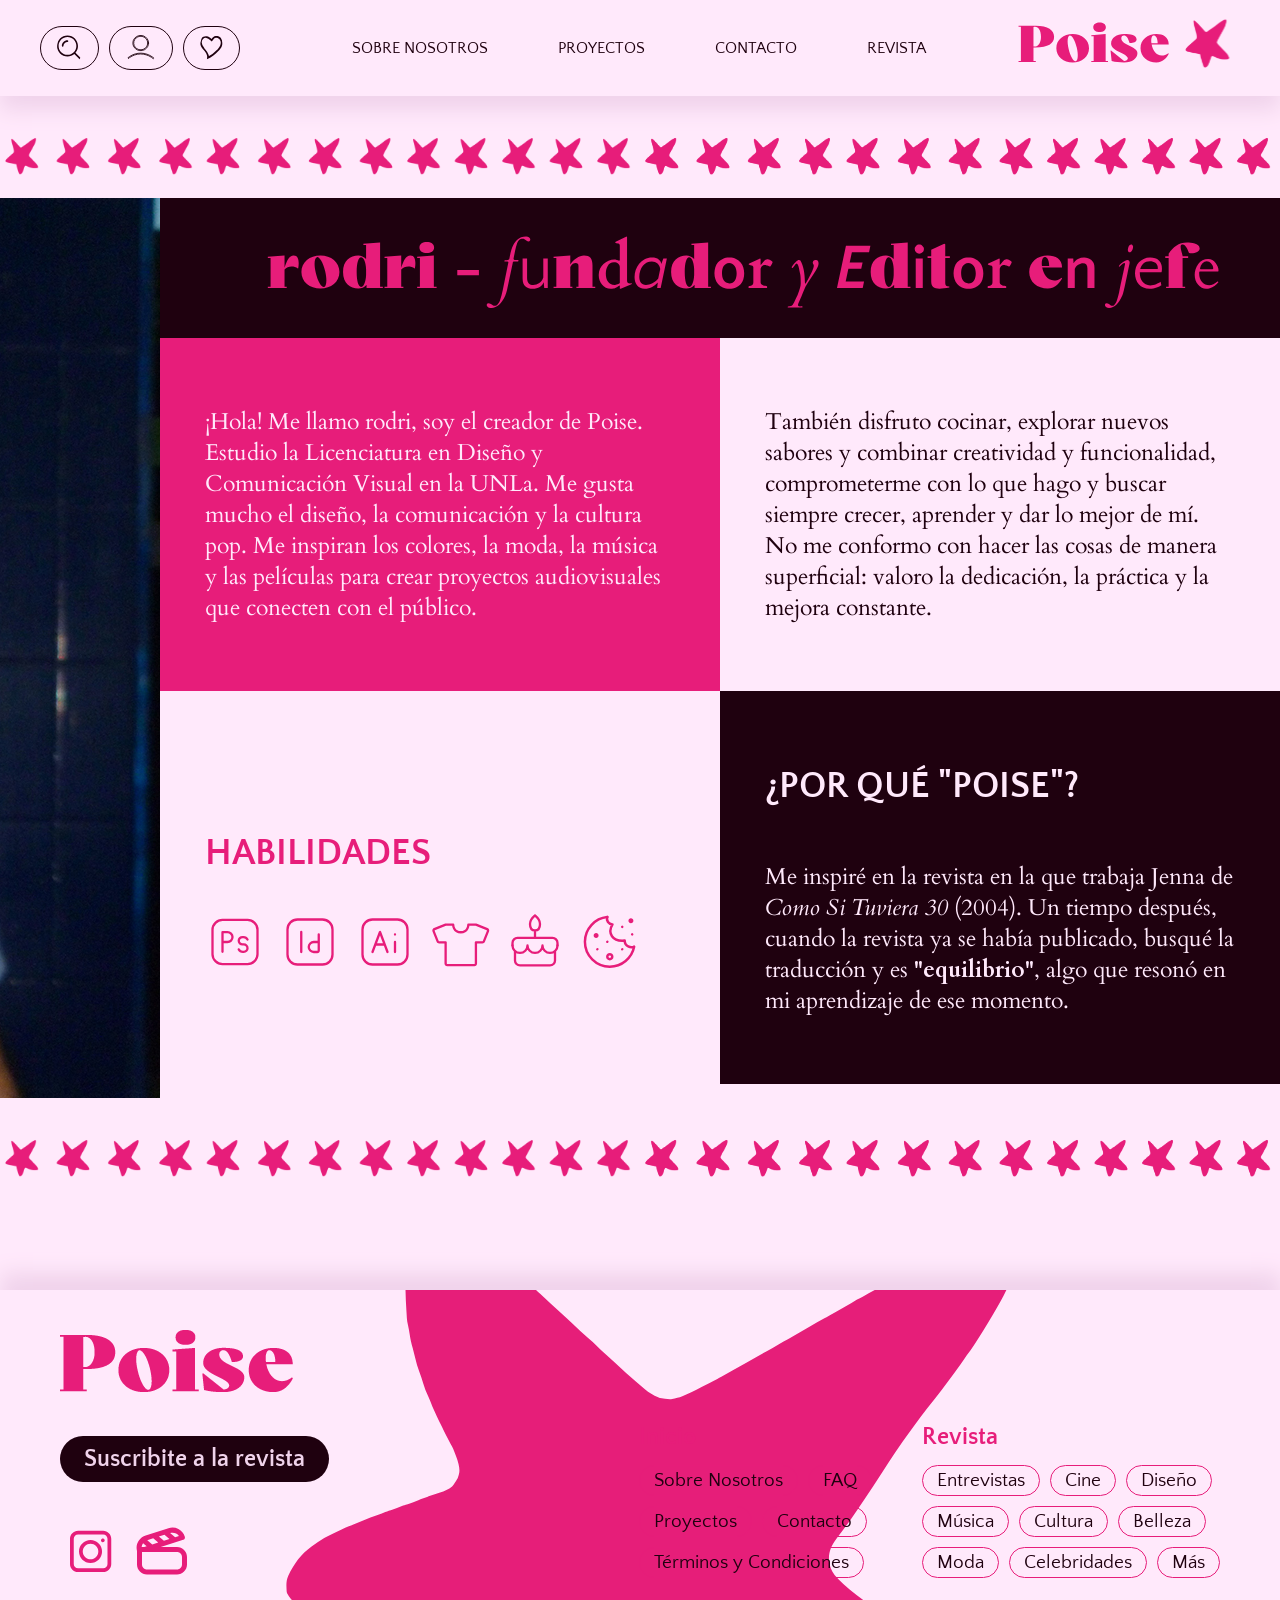
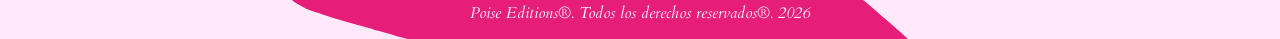
<file: sobre-nosotros.html>
<!DOCTYPE html>
<html>

<head>
    <meta charset="UTF-8">
    <title>POISE | SOBRE NOSOTROS</title>
    <meta name="viewport" content="width=device-width, initial-scale=1.0" />
    <link rel="stylesheet" href="styles-tp1-nunez-rodrigo.css">
    <link rel="icon" type="ico" href="img/favicon.ico">
    <style>
        @import url('https://fonts.googleapis.com/css2?family=Cardo:ital,wght@0,400;0,700;1,400&family=Quattrocento+Sans:ital,wght@0,400;0,700;1,400;1,700&display=swap');
    </style>
</head>

<body>
    <header class="header">

        <nav class="nav">
            <div class="nav-izquierda">
                <img src="img/iconlupita.svg" class="header-box" alt="icono de lupa para buscar">
                <img src="img/iconuser.svg" class="header-box" alt="icono de usuario para ir al perfil">
                <img src="img/iconocorazon.svg" class="header-box" alt="icono para ir a tus favoritos">
            </div>
            <div class="nav-centro">
                <a href="sobre-nosotros.html">SOBRE NOSOTROS</a>
                <a href="galeria.html">PROYECTOS</a>
                <a href="contacto.html">CONTACTO</a>
                <a href="index.html">REVISTA</a>
            </div>
            <div class="nav-derecha">
                <a href="index.html" class="logo">
                    <img src="img/poiselogo.svg" alt="logo de poise">
                </a>
            </div>
        </nav>
    </header>

    <!--GUARDA ESTRELLITAS-->
    <div class="movediza-container">
        <div class="movediza-track">
            <div class="movediza-group">
                <img src="img/estrellitas-guarda-movediza.png" alt="Guarda de estrellitas" class="movediza-item">
                <img src="img/estrellitas-guarda-movediza.png" alt="Guarda de estrellitas" class="movediza-item">
            </div>

            <div class="movediza-group">
                <img src="img/estrellitas-guarda-movediza.png" alt="Guarda de estrellitas" class="movediza-item">
                <img src="img/estrellitas-guarda-movediza.png" alt="Guarda de estrellitas" class="movediza-item">
            </div>
        </div>
    </div>

    <!--SOBRE NOSOTROS-->
    <section class="sobre-nosotros">
        <img src="img/sobre-nosotros.jpg" alt="rodri, fundador" class="foto-nosotros" width="900" height="900">

        <div class="nosotros-derecha">
            <img src="img/sobre-nosotro-titulo-mix.svg" alt="título-mixto" class="titulo-mixto">

            <div class="tarjetones-grilla">
                <div class="tarjeton-uno">
                    <p>¡Hola! Me llamo rodri, soy el creador de Poise. Estudio la Licenciatura en Diseño y Comunicación
                        Visual en la UNLa. Me gusta mucho el diseño, la comunicación y la cultura pop. Me inspiran los
                        colores, la moda, la música y las películas para crear proyectos audiovisuales que conecten con
                        el público.</p>
                </div>
                <div class="tarjeton-dos">
                    <p>También disfruto cocinar, explorar nuevos sabores y combinar creatividad y funcionalidad,
                        comprometerme con lo que hago y buscar siempre crecer, aprender y dar lo mejor de mí. No me
                        conformo con hacer las cosas de manera superficial: valoro la dedicación, la práctica y la
                        mejora constante.</p>
                </div>
                <div class="tarjeton-habilidades">
                    <h2>HABILIDADES</h2>
                    <div class="iconitos">
                        <img src="img/icon-photoshop.svg" alt="icono photoshop" width="60" height="60">
                        <img src="img/icon-indesign.svg" alt="icono indesign" width="60" height="60">
                        <img src="img/icon-illustrator.svg" alt="icono illustrator" width="60" height="60">
                        <img src="img/icon-remera.svg" alt="icono remera" width="60" height="60">
                        <img src="img/icon-torta.svg" alt="icono torta" width="60" height="60">
                        <img src="img/icon-galletita.svg" alt="icono galletita" width="60" height="60">
                    </div>
                </div>
                <!--Acá por una razón que no entiendo Sí funcionó lo de em y strong-->
                <div class="tarjeton-cuatro">
                    <h2>¿POR QUÉ "POISE"?</h2>
                    <p>Me inspiré en la revista en la que trabaja Jenna de <em>Como Si Tuviera 30</em> (2004). Un tiempo
                        después, cuando la revista ya se había publicado, busqué la traducción y es
                        <strong>"equilibrio"</strong>, algo que resonó en mi aprendizaje de ese momento.
                    </p>
                </div>
            </div>
        </div>
    </section>

    <!--GUARDA ESTRELLITAS (otra vez)-->
    <div class="movediza-container">
        <div class="movediza-track">
            <div class="movediza-group">
                <img src="img/estrellitas-guarda-movediza.png" alt="Guarda de estrellitas" class="movediza-item">
                <img src="img/estrellitas-guarda-movediza.png" alt="Guarda de estrellitas" class="movediza-item">
            </div>

            <div class="movediza-group">
                <img src="img/estrellitas-guarda-movediza.png" alt="Guarda de estrellitas" class="movediza-item">
                <img src="img/estrellitas-guarda-movediza.png" alt="Guarda de estrellitas" class="movediza-item">
            </div>
        </div>
    </div>




    <!--SUPER FOOTER-->
    <footer>
        <div class="footer-poise">
            <section class="izquierda-footer">
                <a href="index.html"> <img src="img/poise-logo-footer.png" alt="logo poise footer">
                </a>
                <a href="#" class="sus-footer">
                    <span class="sus-hover"></span>
                    <h4>Suscribite a la revista</h4>
                </a>
                <div class="redes-footer">
                    <a href="https://www.instagram.com/fleursjaunes_?utm_source=ig_web_button_share_sheet&srtk=ZDNlZDc0MzIxNw=="
                        target="_blank">
                        <img src="img/instagramicono.svg" alt="link a instagram">
                    </a>
                    <a href="https://letterboxd.com/rodriratesitall/" target="_blank">
                        <img src="img/letterboxicon.svg" alt="link a letterboxd">
                    </a>
                </div>
            </section>
            <section class="derecha-footer">
                <div class="columna-footer">
                    <h4>Inicio</h4>
                    <div class="grupo-pastis">
                        <div class="fila-pastis">
                            <a href="sobre-nosotros.html" class="pasti-hover">
                                <h5>Sobre Nosotros</h5>
                            </a>
                            <a href="#" class="pasti-hover">
                                <h5>FAQ</h5>
                            </a>
                        </div>
                        <div class="fila-pastis">
                            <a href="galeria.html" class="pasti-hover">
                                <h5>Proyectos</h5>
                            </a>
                            <a href="contacto.html" class="pasti-hover">
                                <h5>Contacto</h5>
                            </a>
                        </div>
                        <div class="fila-pastis">
                            <a href="#" class="pasti-hover">
                                <h5>Términos y Condiciones</h5>
                            </a>
                        </div>
                    </div>
                </div>
                <div class="columna-footer">
                    <h4>Revista</h4>
                    <div class="grupo-pastis">
                        <div class="fila-pastis">
                            <a href="#" class="pasti-hover">
                                <h5>Entrevistas</h5>
                            </a>
                            <a href="#" class="pasti-hover">
                                <h5>Cine</h5>
                            </a>
                            <a href="galeria.html" class="pasti-hover">
                                <h5>Diseño</h5>
                            </a>
                        </div>
                        <div class="fila-pastis">
                             <a href="https://drive.google.com/file/d/15S6HnqpdoPVItI-ytKzzXhFLtpfHKPLv/view?usp=drive_link"
                                target="_blank" class="pasti-hover">
                                <h5>Música</h5>
                            </a>
                            <a href="#" class="pasti-hover">
                                <h5>Cultura</h5>
                            </a>
                            <a href="#" class="pasti-hover">
                                <h5>Belleza</h5>
                            </a>
                        </div>
                        <div class="fila-pastis">
                            <a href="#" class="pasti-hover">
                                <h5>Moda</h5>
                            </a>
                            <a href="#" class="pasti-hover">
                                <h5>Celebridades</h5>
                            </a>
                            <a href="#" class="pasti-hover">
                                <h5>Más</h5>
                            </a>
                        </div>
                    </div>
                </div>
            </section>
        </div>
        <p class="copyright-footer">Poise Editions®. Todos los derechos reservados®. 2026</p>
    </footer>
</body>

</html>
</file>
<file: styles-tp1-nunez-rodrigo.css>
/*CSS DOCUMENT*/
@charset "UTF-8";

/*Antes de empezar acalro que despúes de la primera correción (esa que fue en persona en la facu) 
trabajo todo con el inspector de google en 1920x1080 porque mi pantalla es muy chiquita. 
Las cosas se ven bien así, pero cuando las ajusto en mi pantalla si se juntan un poquito y no quedan óptimas.*/

/* En algunas cosas uso poistion:relative que sé que no es lo mejor, pero si no hacia eso los objetos se me colvian 
locas las páginas y los objetos se iban por todos lados*/

/* colores poise:
fucsia: #E71D7A
supernova: #1F010F
crema-de-frutilla: #FFE9FB */

@font-face {
    .cardo-regular {
        font-family: "Cardo", serif;
        font-weight: 400;
        font-style: normal;
    }

    .cardo-bold {
        font-family: "Cardo", serif;
        font-weight: 700;
        font-style: normal;
    }

    .cardo-regular-italic {
        font-family: "Cardo", serif;
        font-weight: 400;
        font-style: italic;
    }

}

@font-face {
    font-family: "bovino";
    src: url(fonts-nunez-rodrigo-tp1/bovino-trialblack.otf) format(truetype);
    font-weight: normal;
    font-size: normal;
}

@font-face {
    .quattrocento-sans-regular {
        font-family: "Quattrocento Sans", sans-serif;
        font-weight: 400;
        font-style: normal;
    }

    .quattrocento-sans-bold {
        font-family: "Quattrocento Sans", sans-serif;
        font-weight: 700;
        font-style: normal;
    }

    .quattrocento-sans-regular-italic {
        font-family: "Quattrocento Sans", sans-serif;
        font-weight: 400;
        font-style: italic;
    }

    .quattrocento-sans-bold-italic {
        font-family: "Quattrocento Sans", sans-serif;
        font-weight: 700;
        font-style: italic;
    }
}

p {
    font-family: "cardo", serif;
    font-weight: 400;
    font-style: normal;
    font-size: 1.43rem;
    color: #1F010F;
}

h1 {
    font-family: "bovino";
    font-size: 30rem;
    color: #E71D7A;
    padding-right: 85px;
}

h2 {
    font-family: "Quattrocento Sans", sans-serif;
    font-weight: 700;
    font-style: normal;
    font-size: 2.3rem;
    color: #1F010F;
}

h3 {
    font-family: "bovino";
    font-weight: normal;
    font-size: 3rem;
    color: #FFE9FB;
}

h4 {
    font-family: "Quattrocento Sans", sans-serif;
    font-weight: 700;
    font-style: normal;
    font-size: 1.5rem;
}

h5 {
    font-family: "Quattrocento Sans", sans-serif;
    font-weight: 400;
    font-style: normal;
    font-size: 1.2rem;
    color: #1F010F;
}


body {
    background-color: #FFE9FB;
    margin: 0;
    padding: 0;
    width: 100%;
    overflow-x: hidden;
    box-sizing: border-box;

}


/* HEADER Y NAV */
header {
    box-shadow: 0px 14px 20px #F0D3EB;
}

.nav {
    font-family: "Quattrocento Sans", sans-serif;
    font-weight: 400;
    font-style: normal;
    font-size: 1rem;
    width: 100%;
    box-sizing: border-box;
    padding: 15px 40px;
    display: flex;
    justify-content: space-between;
    align-items: center;
    width: 100%;
    box-sizing: border-box;
    padding: 15px 40px;
    display: flex;
    justify-content: space-between;
    align-items: center;
}

.nav-izquierda {
    flex: 1;
    display: flex;
    gap: 10px;
    justify-content: flex-start;

    .header-box {
        display: flex;
        align-items: center;
        justify-content: center;
        border: 1px solid #1F010F;
        border-radius: 50px;
        padding: 8px 16px;
        background-color: transparent;
        transition: all 0.3s ease;
    }

    .header-box:hover {
        background-color: #E71D7A;
        transform: scale(1.05);
    }
}

.nav-centro {
    flex: 2;
    display: flex;
    justify-content: center;
    gap: 70px;
}

.nav-centro a {
    color: #1F010F;
    text-decoration: none;
}

.nav-centro a:hover {
    color: #E71D7A;
    transform: scale(1.05);
}

.nav-derecha {
    flex: 1;
    display: flex;
    justify-content: flex-end;
    gap: 20px;
}

/*INICIO Y BIENVENIDA*/
.hero {
    position: relative;
    height: 100vh;
    overflow: hidden;
    display: flex;
    align-items: center;
    justify-content: center;
}

.hero-video {
    position: absolute;
    top: 50%;
    left: 50%;
    min-width: 100%;
    min-height: 100%;
    width: auto;
    height: auto;
    transform: translate(-50%, -50%);
    object-fit: cover;
    z-index: 1;
}

.poise-index {
    position: absolute;
    top: 50%;
    transform: translateY(-50%);
    overflow: hidden;
    z-index: 3;
}

.poise-index-contenedor {
    display: flex;
    width: max-content;
    white-space: nowrap;
    animation: scroll-poise 40s linear infinite;
}

@keyframes scroll-poise {
    0% {
        transform: translateX(0);
    }

    100% {
        transform: translateX(-50%);
    }
}

.seccion-bienvenida {
    display: flex;
    justify-content: flex-start;
    gap: 5px;
    box-sizing: border-box;
    padding-bottom: 70px;
}

/*TARJETAS DE BIENVENIDA*/
.bienvenida {
    display: flex;
    flex-direction: column;
    justify-content: flex-start;
}

.parrafos-intro {
    flex: 1;
    display: flex;
    flex-wrap: wrap;
    gap: 18px;
    margin: 5px;
    margin-left: 50px;
    margin-right: 50px;
}

.parrafos-intro p {
    color: #1F010F;
    display: flex;
    flex-direction: column;
    flex-wrap: nowrap;
}


/* ESTRELLITA Y GUARDA POISE MOVEDIZAS */
.movediza-container {
    padding-top: 30px;
    padding-bottom: 20px;
    width: 100%;
    overflow: hidden;
    display: flex;
    background: transparent;
}

.movediza-track {
    display: flex;
    width: 200%;
    animation: scrollMovediza 15s linear infinite;
}

.movediza-group {
    width: 50%;
    display: flex;
}

.movediza-item {
    width: 100%;
    height: auto;
    display: block;
    object-fit: cover;
}

@keyframes scrollMovediza {
    0% {
        transform: translateX(0);
    }

    100% {
        transform: translateX(-50%);
    }
}


/* GALERÍA-INDEX */
.proyectos-index-tarjeton {
    display: flex;
    flex-direction: row;
    justify-content: right;
    padding-top: 90px;
    padding-bottom: 70px;
}

.galeria-index {
    display: grid;
    grid-template-columns: repeat(2, 1fr);
    gap: 90px;
    justify-content: center;
    width: 100%;
    max-width: 1300px;
    margin: 0 auto;
    box-sizing: border-box;
    padding: 0 20px;
}

.galeria-index article {
    width: 100%;
    box-sizing: border-box;
}

.galeria-index .contenedor-hover-index {
    position: relative;
    width: 100%;
    aspect-ratio: 1 / 1;
    border-radius: 23px;
    box-shadow: 9px 10px 20px 3px #c593bd;
    margin-top: 80px;
    margin-bottom: 35px;
    overflow: hidden;
}

.galeria-index .contenedor-hover-index img {
    width: 100%;
    height: 100%;
    object-fit: cover;
    display: block;
    margin: 0;
    border-radius: 0;
    box-shadow: none;
    transition: opacity 0.4s ease;
}

.galeria-index .contenedor-hover-index img.hover-index {
    position: absolute;
    top: 0;
    left: 0;
    width: 100%;
    height: 100%;
    object-fit: cover;
    opacity: 0;
    transition: opacity 0.4s ease;
}

.galeria-index .contenedor-hover-index:hover img.hover-index {
    opacity: 1;
}

.titulo-sub-galeria-index {
    display: flex;
    flex-direction: column;
    flex-wrap: wrap;
    align-content: center;
    justify-content: space-around;
    align-items: center;
    text-align: center;
    padding-top: auto;
}

.titulo-sub-galeria-index h2,
.titulo-sub-galeria-index p {
    color: #1F010F;
    margin: 0;
    margin-top: 8px;
}



/*SOBRE NOSOTROS*/
.sobre-nosotros {
    display: flex;
    flex-wrap: inherit;
    align-items: flex-start;
    justify-content: flex-end;
}

.foto-nosotros {
    flex: 1;
    object-fit: cover;
    display: block;
}

.nosotros-derecha {
    display: flex;
    flex-direction: column;
    flex: 1;
}

.tarjetones-grilla {
    display: grid;
    grid-template-columns: repeat(2, 1fr);
}

.tarjetones-grilla>div {
    padding: 45px;
    box-sizing: border-box;
    font-family: "cardo", serif;
    display: flex;
    flex-direction: column;
    justify-content: center;
}

/*COLORES Y ESTILOS DE LOS TARJETONES*/
.tarjeton-uno {
    background-color: #E71D7A;
}

.tarjeton-dos p {
    color: #1F010F;
}

.tarjeton-habilidades h2 {
    color: #E71D7A;
}

.iconitos {
    display: flex;
    gap: 15px;
    align-items: center;
    flex-wrap: wrap;
    margin-top: 8px;
}

.tarjeton-cuatro {
    background-color: #1F010F;
}

.tarjeton-cuatro h2,
p,
em,
strong {
    color: #FFE9FB;
}



/*CONTACTO*/
.contacto {
    display: flex;
    box-sizing: border-box;
    align-items: flex-start;
}

.contacto-foto {
    flex: 1;
}

.contacto-popstar {
    width: 100%;
    height: auto;
    display: block;
    object-fit: cover;
}

.contacto-derecha {
    flex: 1;
    display: flex;
    flex-direction: column;
}

.contacto-mixta {
    width: 100%;
    margin-bottom: 60px;
    height: auto;
    display: block;
}

.formulario-contacto {
    display: flex;
    flex-direction: column;
    margin-top: 20px;
    margin-left: 90px;
    margin-right: 90px;
    gap: 50px;
}

.item {
    display: flex;
    flex-direction: column;
    gap: 8px;
}

.item label {
    font-family: "cardo", serif;
    font-size: 1.43rem;
    color: #E71D7A;
}

.item input,
.item textarea {
    width: 100%;
    padding: 14px 20px;
    background-color: #FFE9FB;
    border: 1.9px solid #E71D7A;
    border-radius: 25px;
    font-family: "cardo", serif;
    font-size: 1.2rem;
    outline: none;
    box-sizing: border-box;
    transition: all 0.2s ease;
}

.item input:focus,
.item textarea:focus {
    border-color: #1F010F;
}

.form-footer {
    display: flex;
    justify-content: space-between;
    align-items: center;
    margin-top: 10px;
    flex-wrap: wrap;
    gap: 15px;
}

.aclaracion {
    font-family: "cardo", serif;
    font-size: 1.1rem;
    color: #E71D7A;
}

.boton-enviar {
    background-color: #FFE9FB;
    color: #1F010F;
    border: 1.5px solid #E71D7A;
    padding: 10px 32px;
    border-radius: 25px;
    font-family: "bovino", serif;
    font-size: 1.4rem;
    cursor: pointer;
    transition: all 0.2s ease;
}

.boton-enviar:hover {
    background-color: #E71D7A;
    color: #FFE9FB;
}



/*GALERÍA CARRUSEL (PROYECTOS)*/
.carrusel {
    position: relative;
    overflow: hidden;
    margin-top: 50px;
}

.carrusel-contenido {
    display: flex;
    gap: 0;
    overflow-x: auto;
    cursor: grab;
    user-select: none;
    scrollbar-width: none;
}

.carrusel-contenido::-webkit-scrollbar {
    display: none;
}

.carrusel h3,
.carrusel h2,
.carrusel p {
    margin: 35px;
    text-align: center;
}

.carrusel p {
    max-width: 350px;
}

.tarjeton-girlie {
    position: absolute;
    top: 50%;
    left: 50%;
    transform: translate(-50%, -50%);
    z-index: 10;
    width: 640px;
    height: 640px;
    background-color: #E71D7A;
    padding: 50px;
    box-sizing: border-box;
    pointer-events: none;
    display: flex;
    flex-direction: column;
    justify-content: center;
}

.info-girlie {
    display: flex;
    flex-direction: column;
    align-items: center;
}

.info-girlie h2 {
    color: #FFE9FB;
}

.tarjeton-memoria {
    position: absolute;
    top: 50%;
    left: 83.4%;
    /*perdon por esta cifra tan rebuscada pero me daba tic que no encaje*/
    transform: translate(-50%, -50%);
    width: 640px;
    height: 640px;
    background-color: #1F010F;
    padding: 50px;
    box-sizing: border-box;
    pointer-events: none;
    display: flex;
    align-items: flex-end;
}

.info-memoria {
    display: flex;
    flex-direction: column;
    align-items: center;
}

.info-memoria h2,
.info-memoria h3,
.info-memoria p {
    color: #E71D7A;
}

.tarjeton-vinilo {
    position: absolute;
    top: 50%;
    left: 16%;
    transform: translate(-50%, -50%);
    width: 640px;
    height: 640px;
    background-color: #E71D7A;
    padding: 50px;
    box-sizing: border-box;
    pointer-events: none;
    display: flex;
    flex-direction: column;
    align-items: center;
}

.info-vinilo {
    display: flex;
    flex-direction: column;
    align-items: center;
}

.info-vinilo h2,
.info-vinilo p,
.info-vinilo em,
.info-vinilo strong {
    color: #FFE9FB;
}


.tarjeton-echo {
    position: absolute;
    top: 50%;
    left: 50%;
    transform: translate(-50%, -50%);
    z-index: 10;
    width: 640px;
    height: 640px;
    background-color: #1F010F;
    padding: 50px;
    box-sizing: border-box;
    pointer-events: none;
    display: flex;
    flex-direction: column;
    justify-content: center;
}

.info-echo {
    display: flex;
    flex-direction: column;
    align-items: center;
}

.info-echo h2 {
    color: #FFE9FB;
}


.tarjeton-popstar {
    position: absolute;
    top: 50%;
    left: 83.4%;
    transform: translate(-50%, -50%);
    width: 640px;
    height: 640px;
    background-color: #E71D7A;
    padding: 50px;
    box-sizing: border-box;
    pointer-events: none;
    display: flex;
    align-items: flex-end;
}

.info-popstar {
    display: flex;
    flex-direction: column;
    align-items: center;
    padding-left: 50px;
    padding-bottom: 30px;
    /*acá estoy usando el padding para centrar y sé que está mal pero no me sale*/
}

.info-popstar h2,
.info-popstar p {
    color: #FFE9FB;
}


/*FOOTER*/
footer {
    box-shadow: 1px -17px 20px #F0D3EB;
    background-image: url(img/footer-poise.svg);
    background-size: cover;
    background-repeat: no-repeat;
    background-position: center;
    margin-top: 90px;
}

.footer-poise {
    display: flex;
    flex-direction: row;
    justify-content: space-between;
    align-items: flex-start;
    min-height: 280px;
    padding: 40px 60px 20px 60px;
    box-sizing: border-box;
    position: relative;
}

/*LADO IZQUIERDO FOOTER*/
.izquierda-footer {
    display: flex;
    flex-direction: column;
    align-items: flex-start;
    gap: 40px;
}

.izquierda-footer a {
    text-decoration: none;
}

.sus-footer {
    position: relative;
    display: inline-block;
    text-decoration: none;
    padding: 10px 24px;
}

.sus-footer .sus-hover {
    position: absolute;
    inset: 0;
    background-color: #1F010F;
    border-radius: 9999px;
    z-index: 1;
    transition: background-color 0.3s ease;
}

.sus-footer h4 {
    position: relative;
    z-index: 2;
    margin: 0;
    color: #F0D3EB;
    transition: color 0.3s ease;
}

.sus-footer:hover .sus-hover {
    background-color: #E71D7A;
}

.redes-footer {
    display: flex;
    align-items: center;
    gap: 12px;
}

.redes-footer img {
    width: 60px;
    height: 60px;
    display: block;
}

/*LADO DERECHO FOOTER*/
.derecha-footer {
    display: flex;
    padding-top: 90px;
    gap: 50px;
    align-self: center;
    color: #E71D7A;
}

.columna-footer {
    display: flex;
    flex-direction: column;
    gap: 15px;
}

.columna-footer>h4 {
    margin: 0;
}

.grupo-pastis {
    display: flex;
    flex-direction: column;
    gap: 10px;
}

.fila-pastis {
    display: flex;
    gap: 10px;
}

.pasti-hover {
    display: inline-block;
    text-decoration: none;
    border: 1px solid #E71D7A;
    border-radius: 23px;
    padding: 4px 14px;
    background-color: transparent;
    transition: background-color 0.3s ease, color 0.3s ease;
    white-space: nowrap;
}

.pasti-hover:hover {
    background-color: #E71D7A;
}

.pasti-hover h5 {
    margin: 0;
    transition: color 0.3s ease;
}

.copyright-footer {
    display: flex;
    flex-direction: column;
    flex-wrap: wrap;
    align-items: center;
    font-family: "cardo", serif;
    font-size: 1rem;
    color: #FFE9FB;
    font-weight: 400;
    font-style: italic;
    padding-bottom: 15px;
    margin: 0;
    align-content: center;
}




/* MEDIA QUERIES (RESPONSIVE) */

@media screen and (max-width: 600px) {

    /*INDEX*/
    .nav {
        flex-direction: column-reverse;
        padding: 10px;
        gap: 10px;
    }

    .nav-izquierda,
    .nav-centro,
    .nav-derecha {
        justify-content: center;
        text-align: center;
    }

    .nav-derecha {
        padding-right: 40px;
    }

    .nav-centro {
        gap: 15px;
        font-size: 0.9rem;
    }

    .seccion-bienvenida {
        flex-direction: column;
        padding-bottom: 0px
            /*Necesitaba que las estrellitas se centraran y no podía*/
    }

    .bienvenida img {
        width: 100%;
        height: auto;
    }

    .parrafos-intro {
        margin-top: 30px;
        margin-left: 40px;
        margin-right: 40px;
        gap: 15px;
    }

    .parrafos-intro p {
        font-size: 1.1rem;
        line-height: 25px;
    }

    .hero-video {
        height: 100%;
    }

    .poise-elemento h1 {
        font-size: 20rem;
        padding-right: 20px;
    }

    .movediza-track {
        display: flex;
        width: max-content;
    }

    .movediza-group {
        display: flex;
        width: max-content;
    }

    .movediza-item {
        transform: none;
        height: 70px;
        width: auto;
        object-fit: contain;
        display: block;
    }

    .proyectos-index-tarjeton {
        padding-top: 50px;
        padding-bottom: 40px;
    }

    .proyectos-index-tarjeton img {
        width: 80%;
        height: auto;
    }

    .galeria-index {
        grid-template-columns: 1fr;
        gap: 35px;
        padding-left: 50px;
        padding-right: 50px;
    }

    .galeria-index article {
        width: 100%;
    }

    .galeria-index .contenedor-hover-index {
        margin-top: 20px;
        margin-bottom: 15px;
    }


    /* GALERÍA (PROYECTOS) MOBILE */

    .carrusel {
        display: flex;
        flex-direction: column;
        margin-bottom: 30px;
        box-sizing: border-box;
    }

    .tarjeton-girlie,
    .tarjeton-memoria,
    .tarjeton-vinilo,
    .tarjeton-echo {
        position: relative;
        top: auto;
        left: auto;
        transform: none;
        width: 100%;
        height: 50%;
        margin: 0;
        padding: 30px 25px;
        box-sizing: border-box;
        display: flex;
        flex-direction: column;
        justify-content: center;
    }

    .tarjeton-popstar {
        position: relative;
        top: auto;
        left: auto;
        transform: none;
        width: 100%;
        height: auto;
        margin: 0;
        padding: 30px 25px;
        box-sizing: border-box;
        display: flex;
        flex-direction: column;
        justify-content: center;
        align-items: center;
    }

    .info-popstar {
        padding-left: 0;
        padding-bottom: 0;
        text-align: center;
        display: flex;
        flex-direction: column;
        align-items: center;
    }
    /*le pongo solo a este texto de popstar porque no queda centrado como los otros*/


    .info-girlie h3,
    .info-memoria h3,
    .info-vinilo h3,
    .info-echo h3,
    .info-popstar h3 {
        font-size: 2rem;
        margin-bottom: 10px;
    }

    .info-girlie h2,
    .info-memoria h2,
    .info-vinilo h2,
    .info-echo h2,
    .info-popstar h2 {
        font-size: 1.4rem;
        margin-bottom: 15px;
    }

    .info-girlie p,
    .info-memoria p,
    .info-vinilo p,
    .info-echo p,
    .info-popstar p {
        font-size: 1.1rem;
        line-height: 25px;
    }

    .carrusel-contenido {
        display: flex;
        overflow-x: auto;
        width: 100%;
        -webkit-overflow-scrolling: touch;
    }

    .carrusel-contenido img {
        width: 100vw;
        height: 100vw;
        object-fit: cover;
    }

    /*Especificamente esto se lo pedí a Gemini. Al principio le agregué a la galería para web una foto 
    de más en algunos carruseles para que no los tape el tarjetón de info, el tema es que en mobile ya no lo diseñé así,
    entonces le pregunté como eliminarla sin tocar el HTML y me explicó como funciona esto*/
    .carrusel:nth-of-type(2) .carrusel-contenido img[src="img/memoria-t-p-05.jpg"]+img[src="img/memoria-t-p-05.jpg"],
    .carrusel:nth-of-type(3) .carrusel-contenido img[src="img/vinilo-tp-cover.jpg"]:first-of-type,
    .carrusel:nth-of-type(5) .carrusel-contenido img[src="img/popstar-05.jpg"]+img[src="img/popstar-05.jpg"] {
        display: none;
    }



    /* CONTACTO MOBILE*/
    .contacto {
        flex-direction: column;
    }

    .formulario-contacto {
        margin-top: 20px;
        margin-left: 50px;
        margin-right: 50px;
        margin-bottom: 30px;
        gap: 35px;
    }

    .contacto-mixta {
        content: url("img/contactanos-mobile.svg");
        display: block;
        width: 100vw;
        position: relative;
    }

    .form-footer {
        flex-direction: column;
        align-items: center;
        gap: 15px;
    }

    .boton-enviar {
        text-align: center;
    }


    /* SOBRE NOSOTROS MOBILE*/
    .sobre-nosotros {
        flex-direction: column;
        width: 100%;
    }

    .foto-nosotros {
        width: 100%;
        height: auto;
        object-fit: cover;
    }

    .nosotros-derecha {
        width: 100%;
        display: flex;
        flex-direction: column;
    }

    .tarjetones-grilla {
        grid-template-columns: 1fr;
        width: 100%;
    }

    .tarjetones-grilla>div {
        padding-right: 40px;
        padding-left: 40px;
    }

    .tarjeton-dos {
        background-color: #1F010F;
    }

    .tarjeton-dos p {
        color: #FFE9FB;
    }

    .tarjeton-habilidades h2,
    .tarjeton-cuatro h2 {
        font-size: 1.8rem;
        margin-bottom: 15px;
    }

    .tarjetones-grilla p {
        font-size: 1.1rem;
        line-height: 25px;
    }

    .iconitos {
        display: flex;
        flex-wrap: wrap;
        justify-content: center;
        gap: 35px;
        max-width: 290px;
        margin: 15px auto 0 auto;
    }



    /*FOOTER MOBILE*/
    footer {
        background-image: url('img/footer-poise-mobile.svg');
        background-size: cover;
        background-position: center;
    }

    .footer-poise {
        flex-direction: column;
        gap: 30px;
        padding: 30px 20px;
    }

    .derecha-footer {
        flex-direction: column;
        gap: 20px;
        padding-top: 70px;
        padding-bottom: 30px;
        align-self: flex-start;
    }

    .copyright-footer {
        color: #1F010F;
        padding-bottom: 30px;
    }
}
</file>
